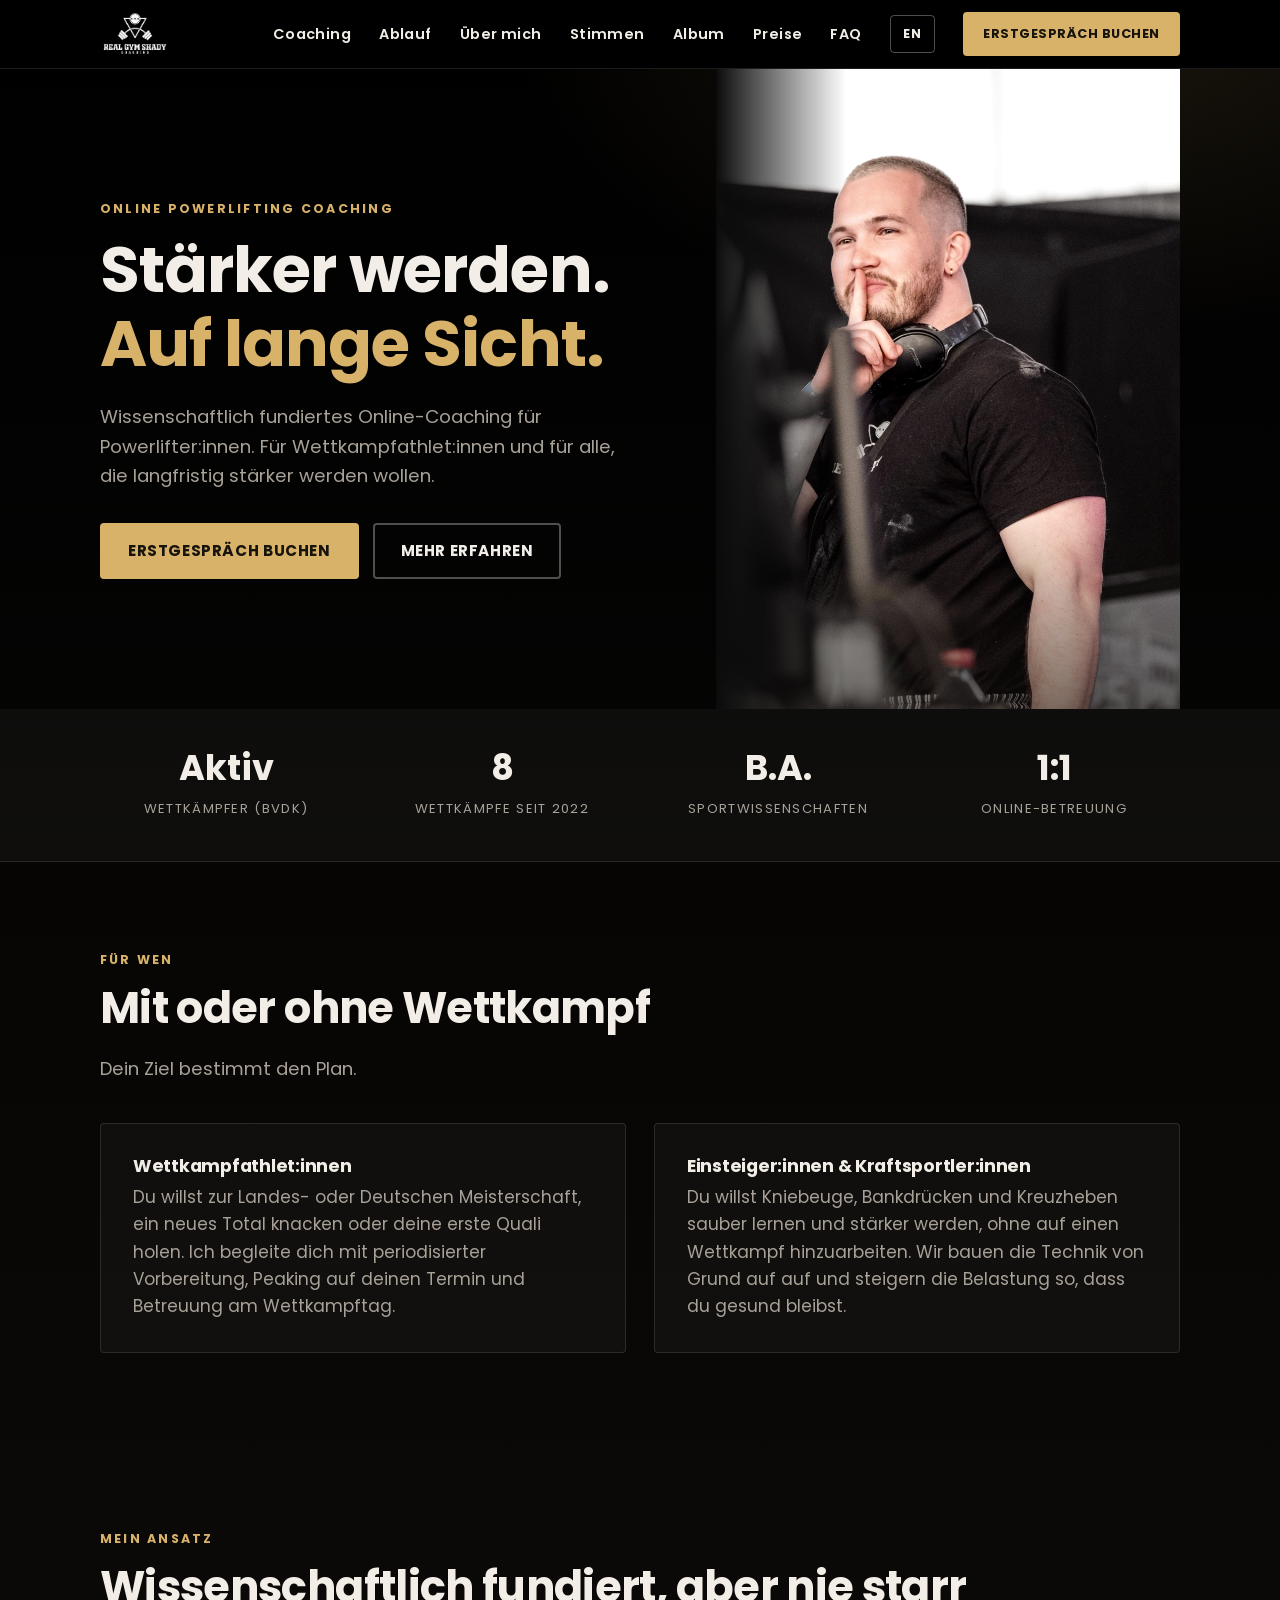
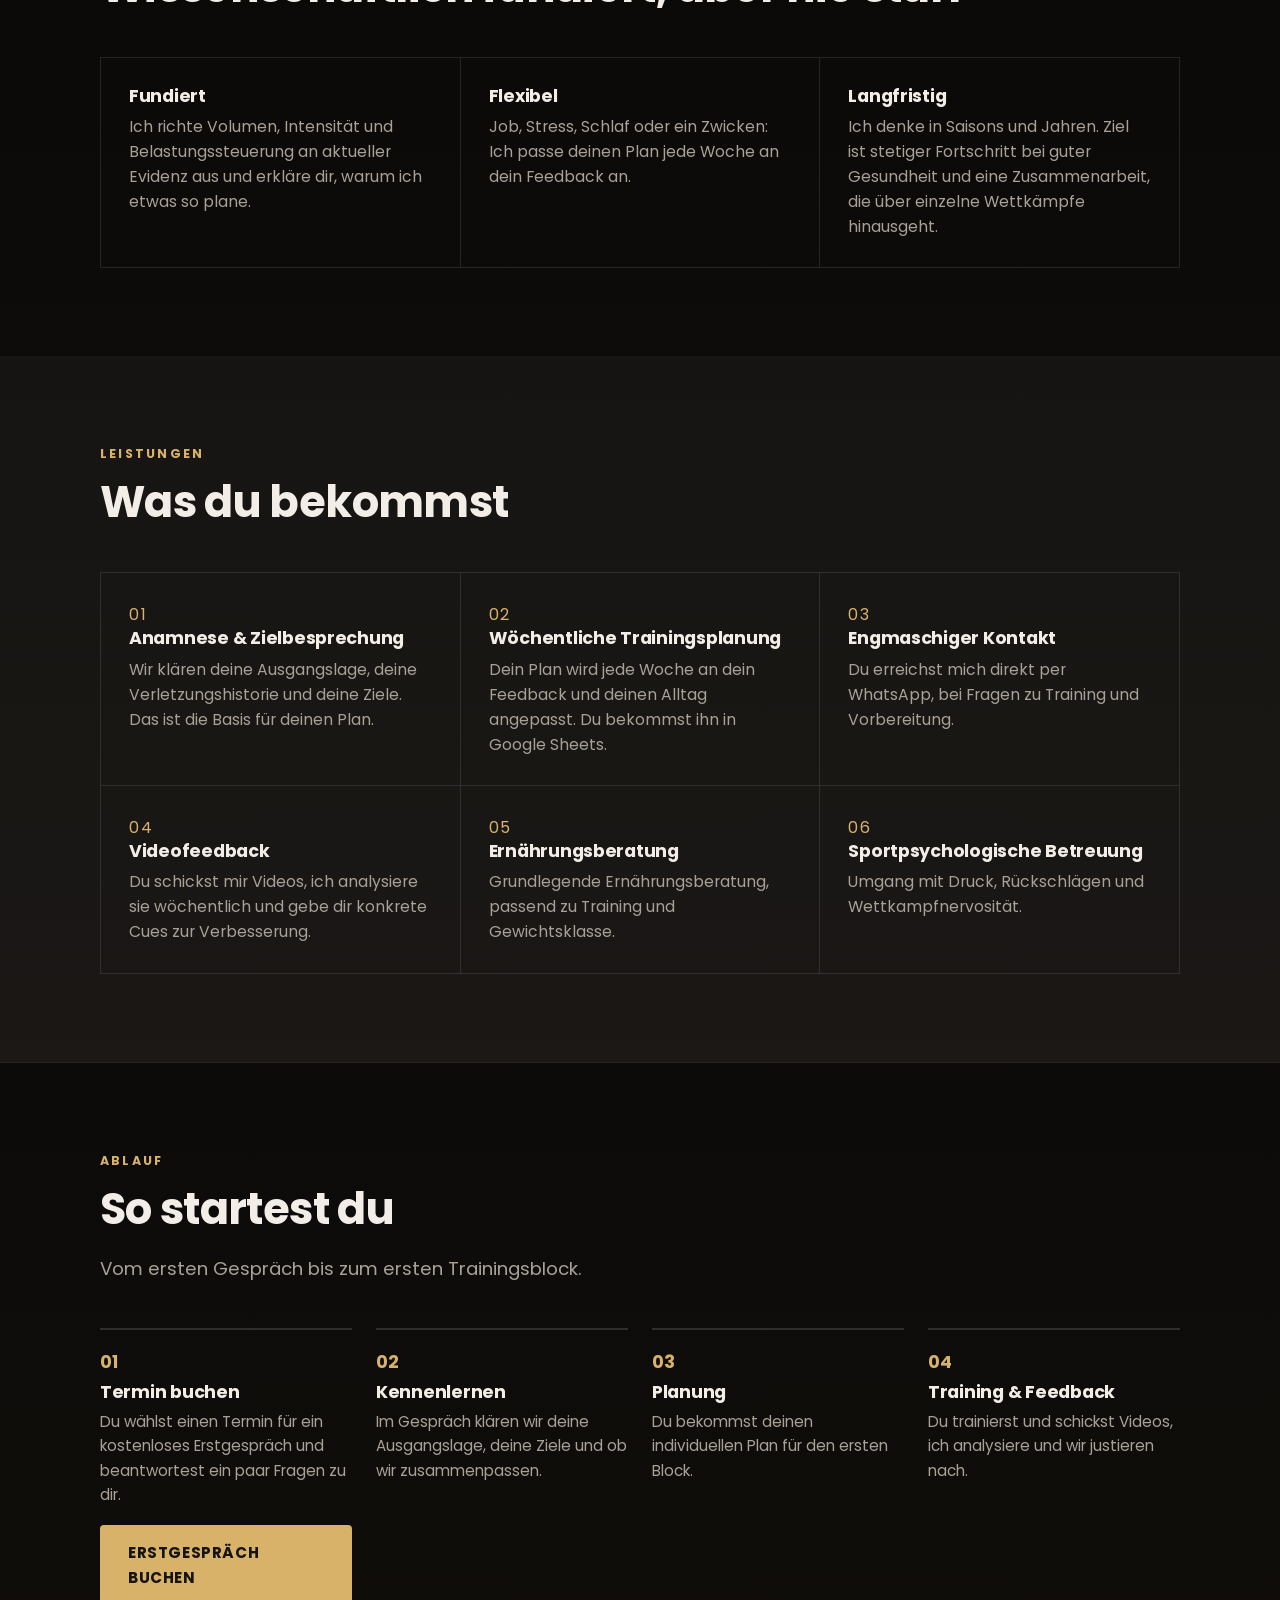
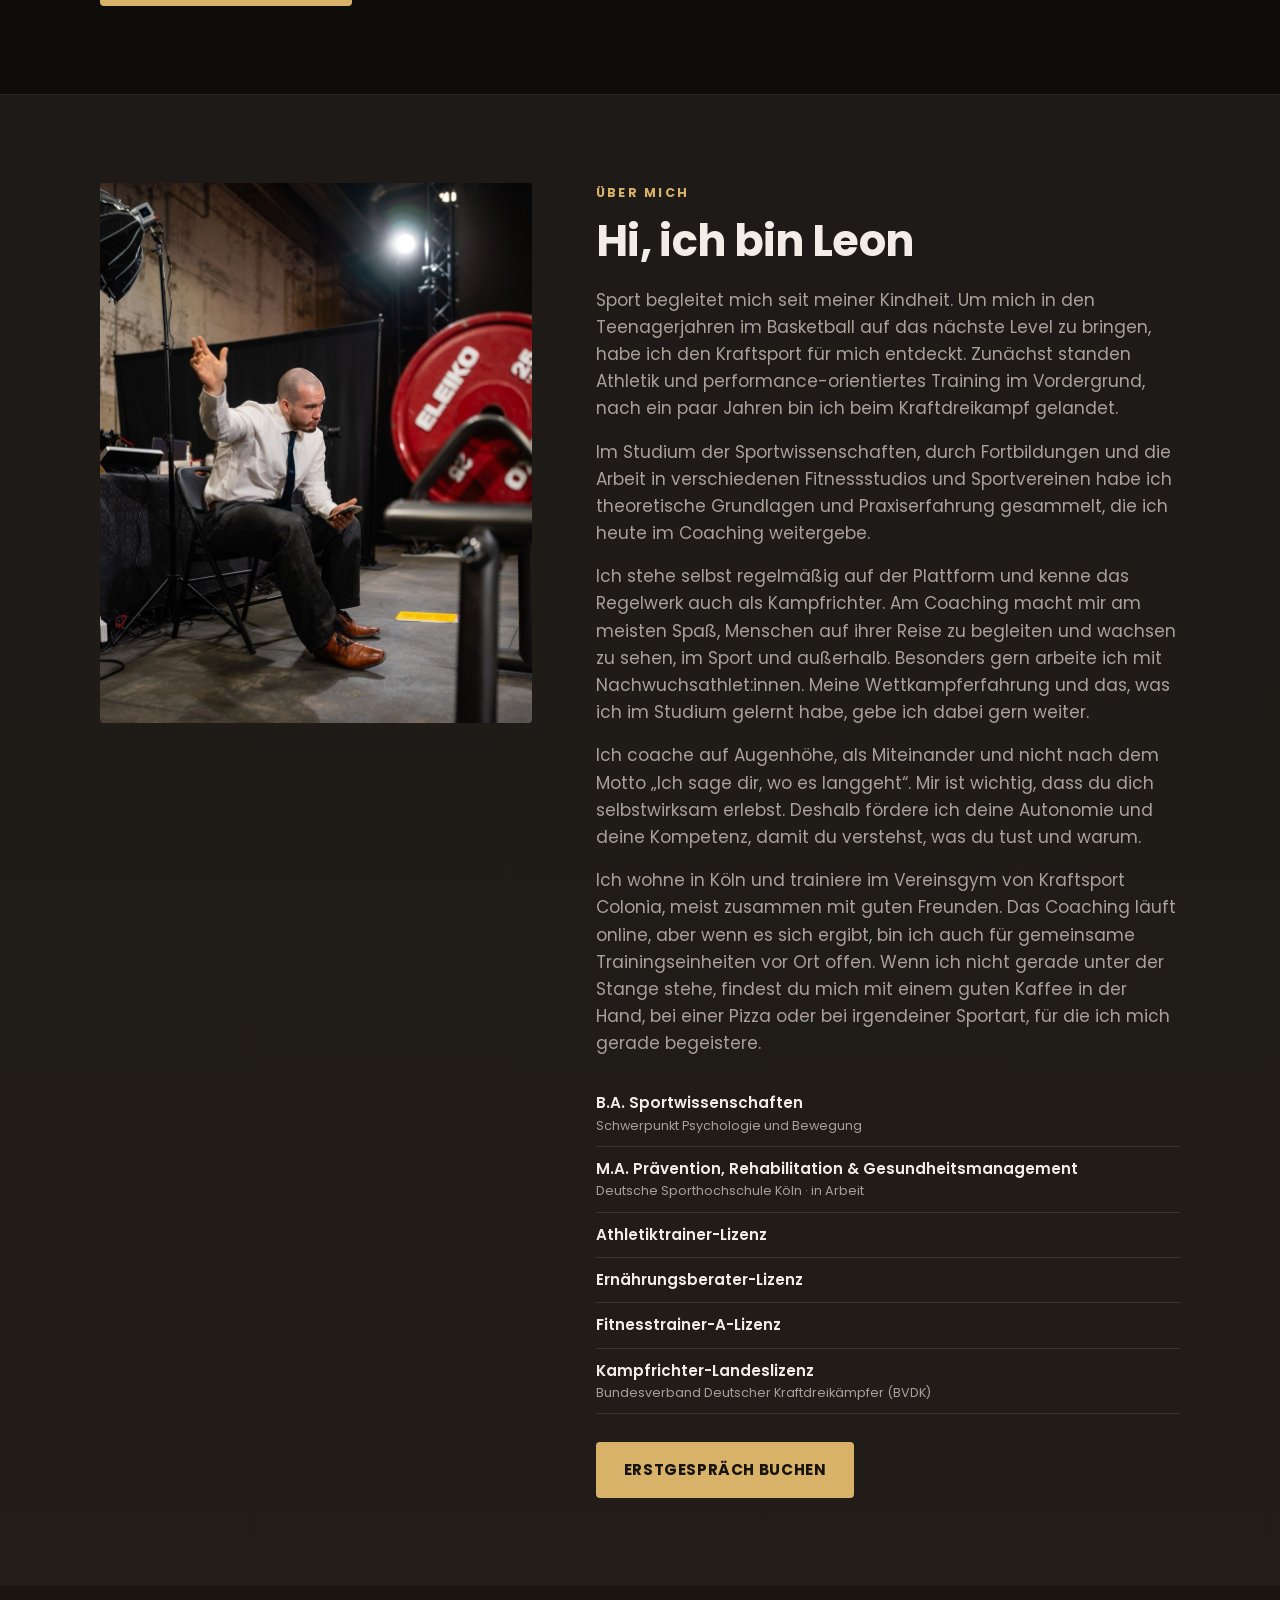
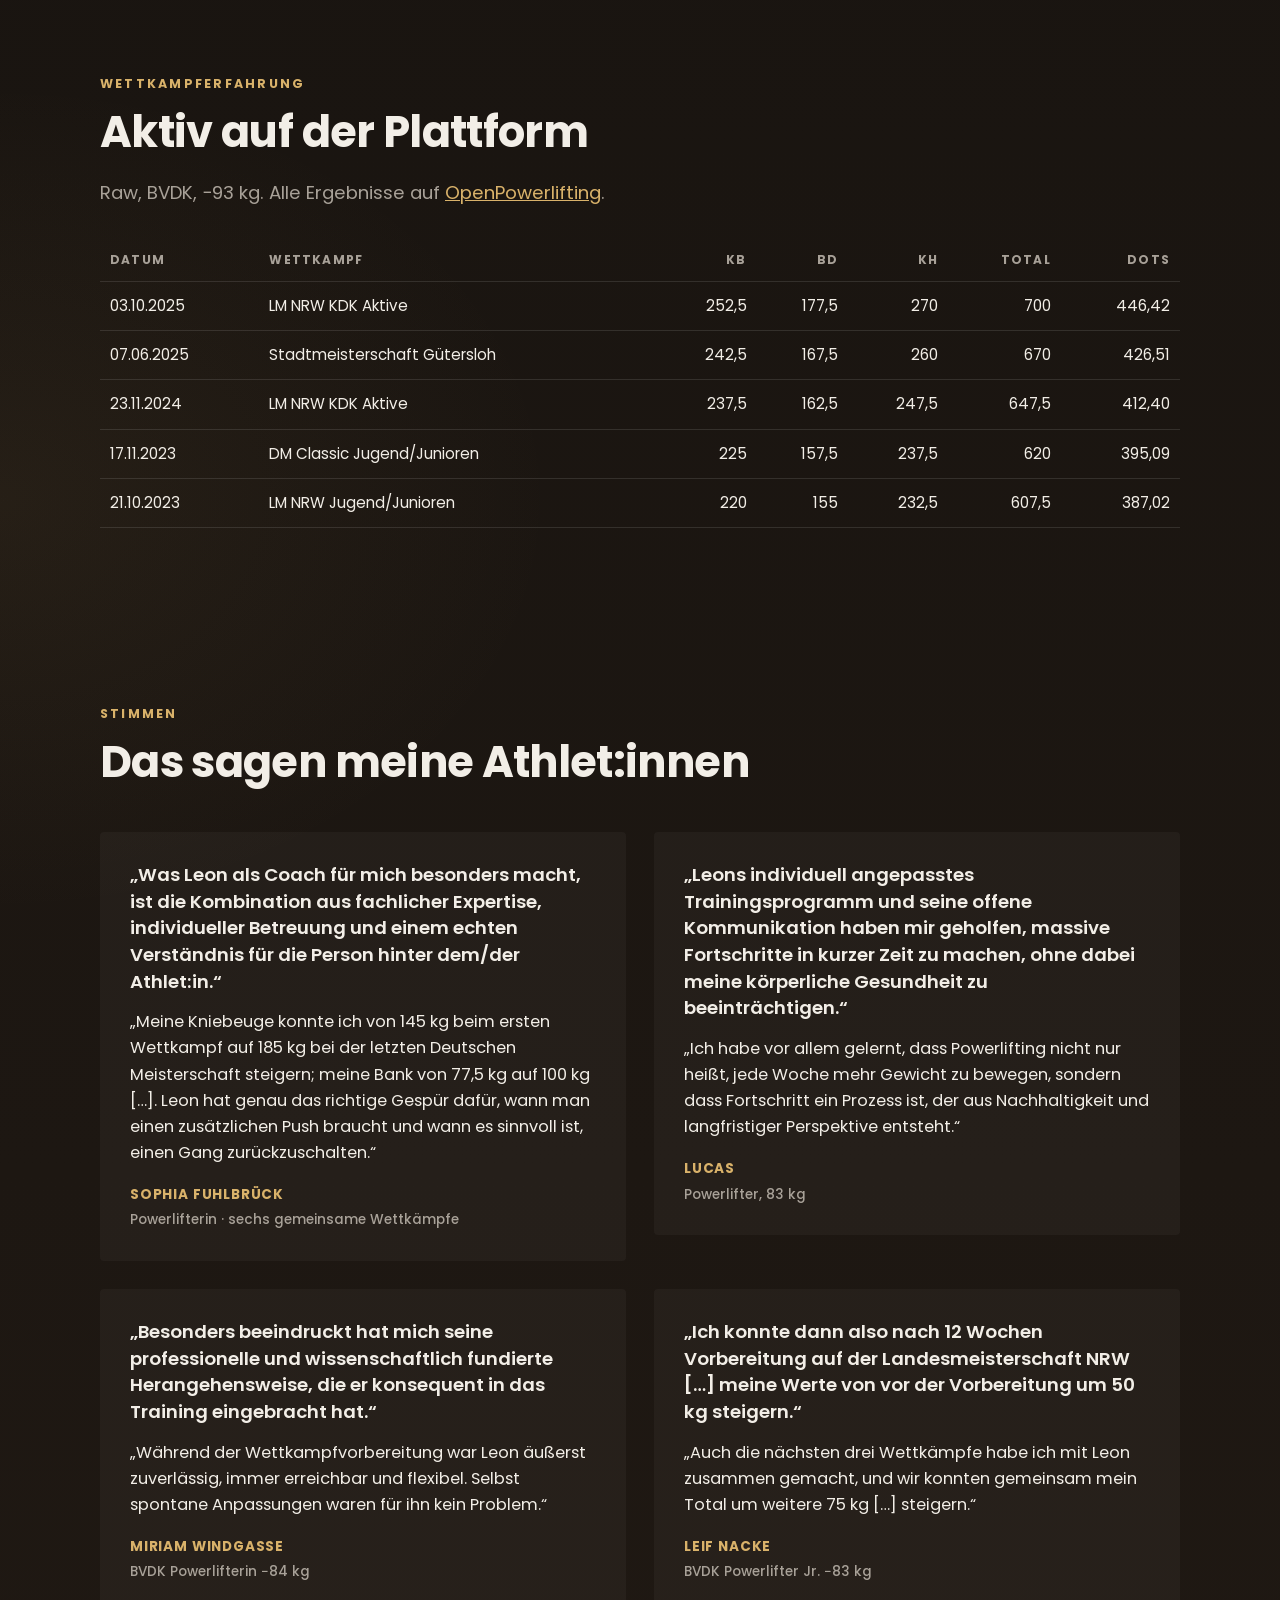
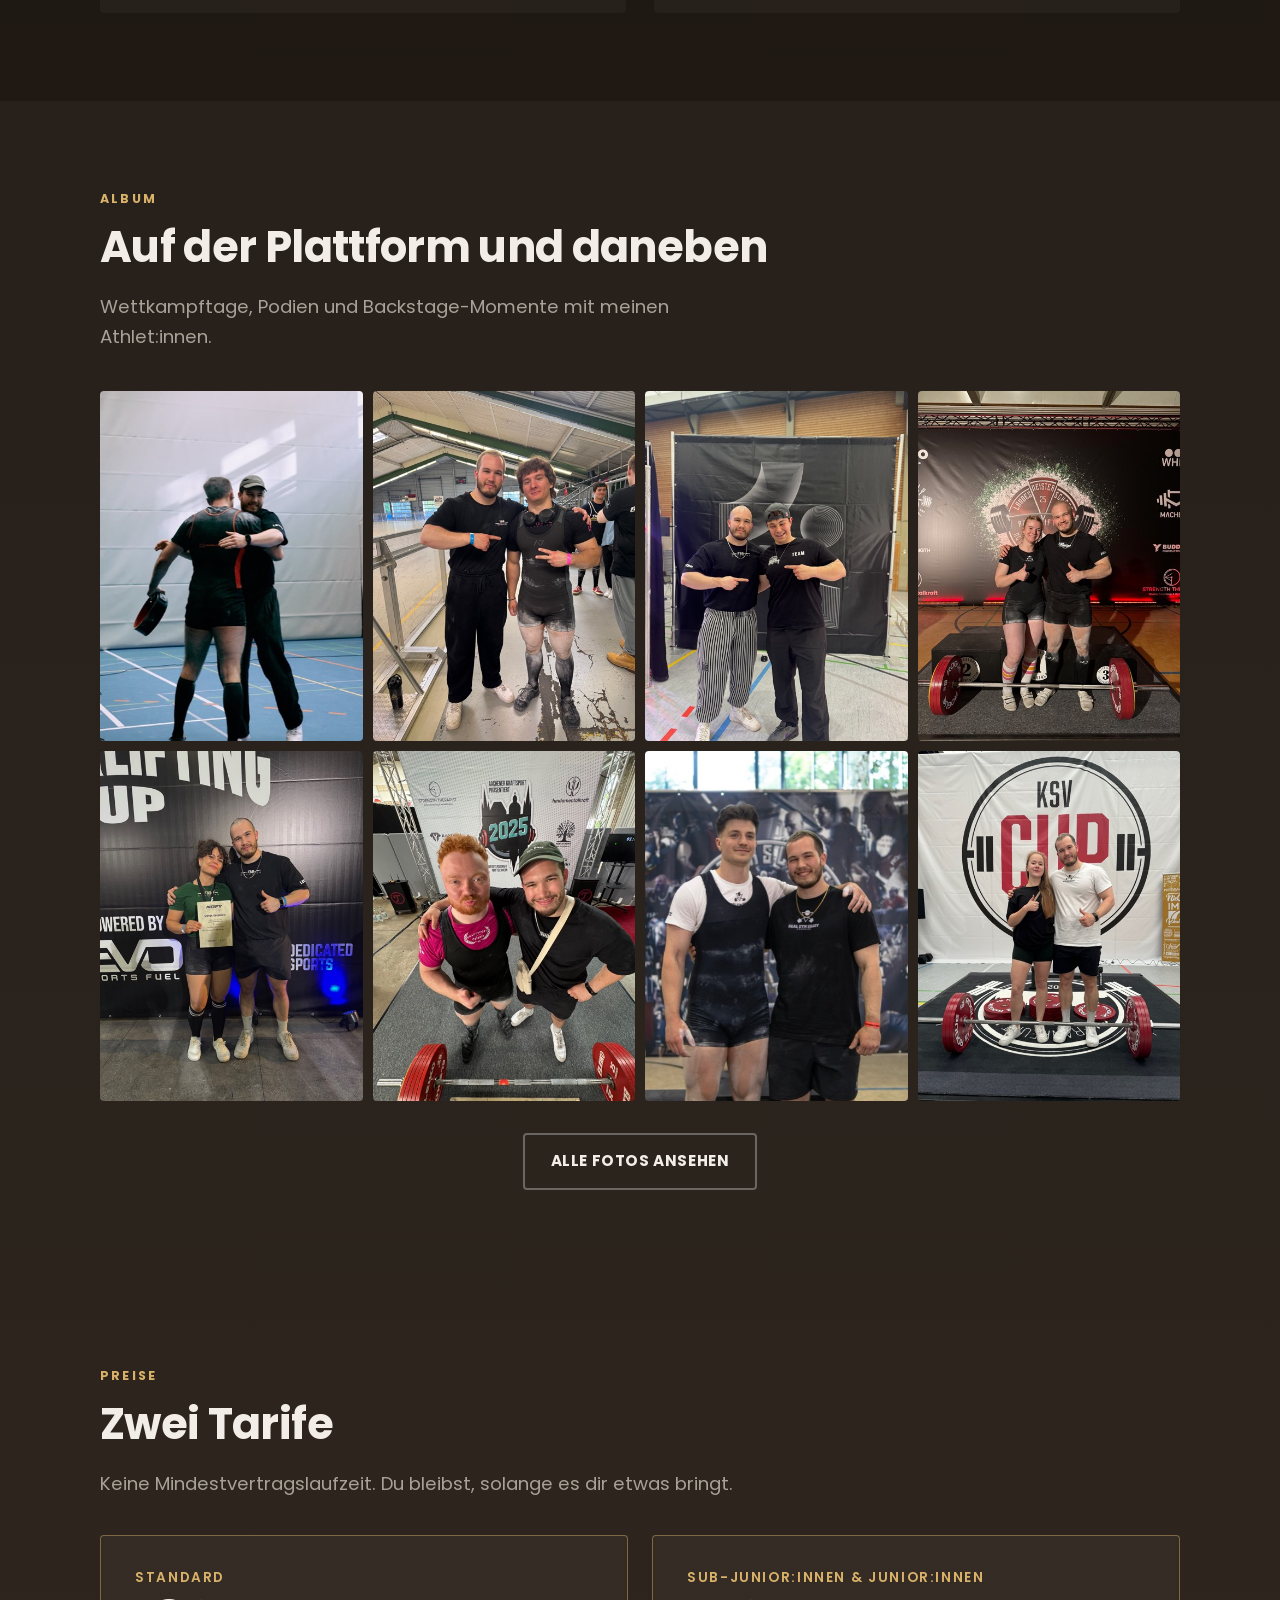
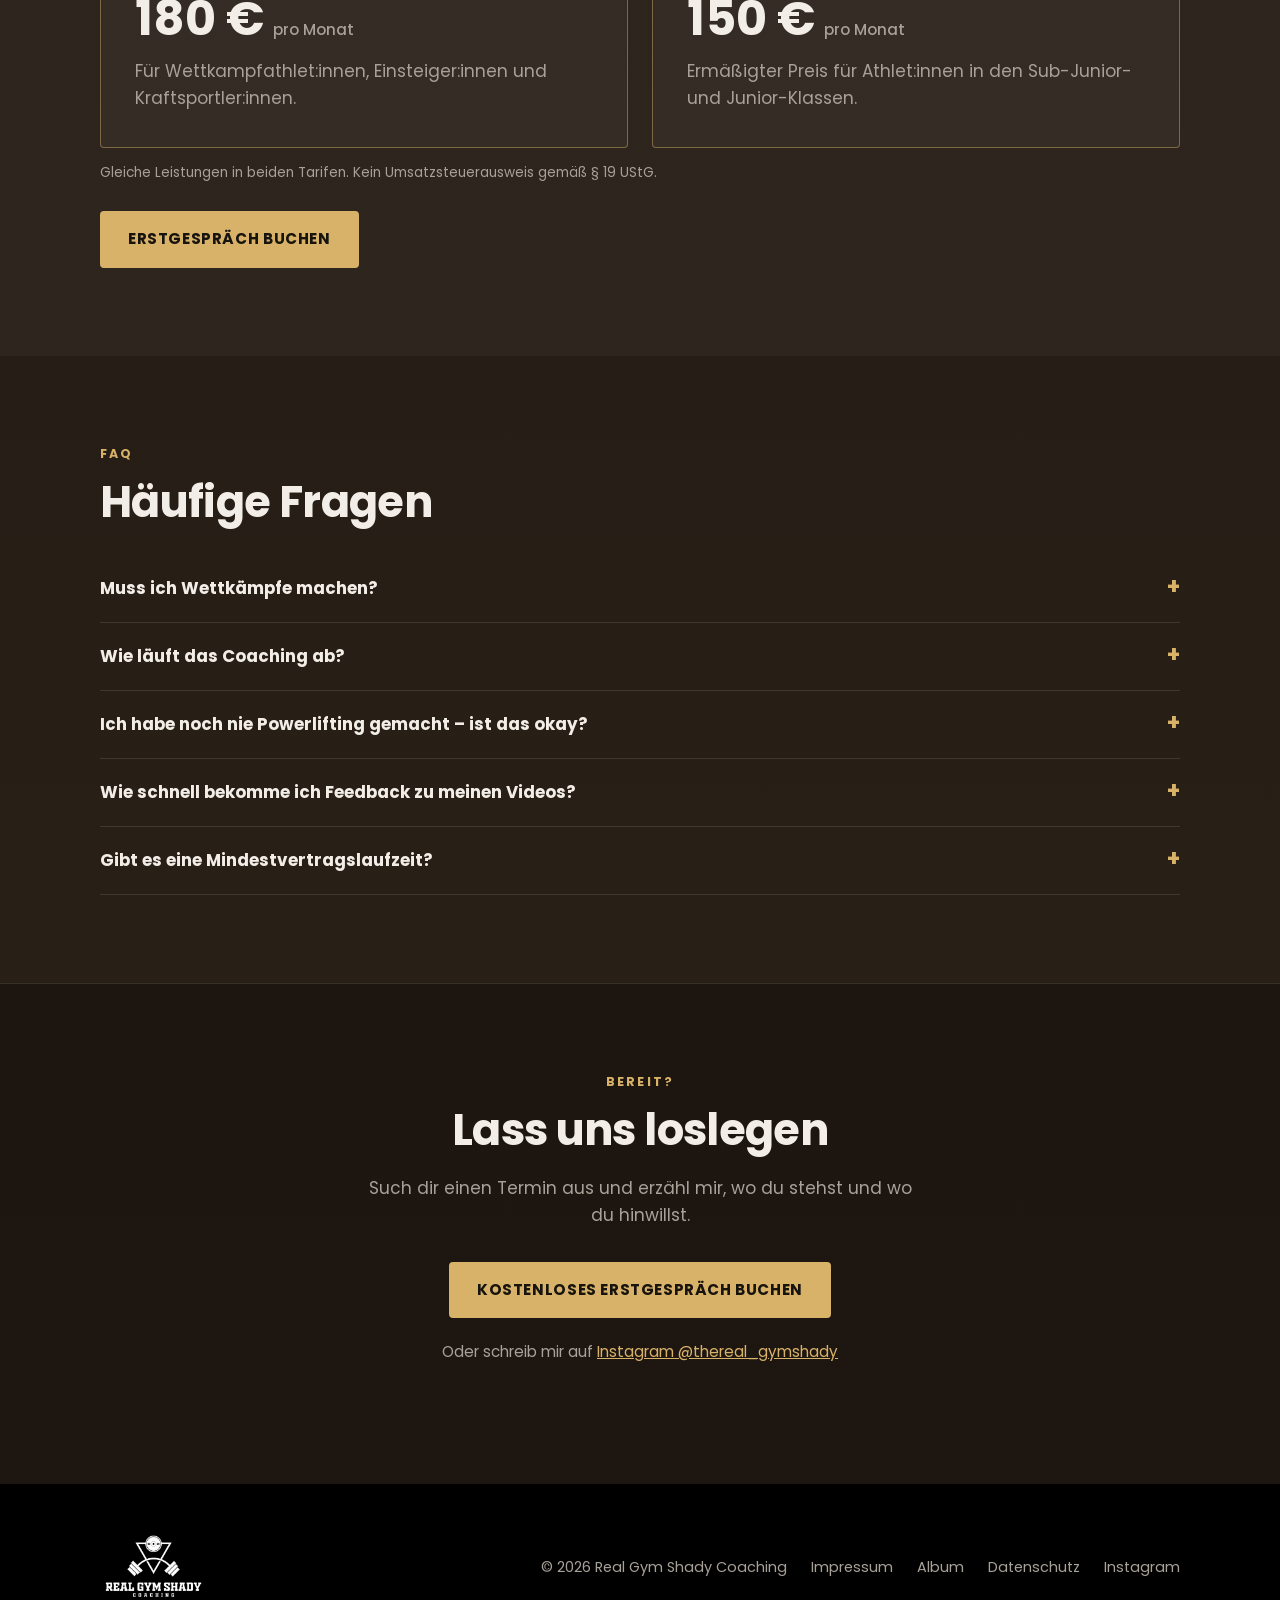
<file: index.html>
<!doctype html>
<html lang="de">
<head>
<meta charset="utf-8">
<meta name="viewport" content="width=device-width, initial-scale=1">
<title>Online Powerlifting Coaching | Real Gym Shady Coaching – Leon Trillmich</title>
<meta name="description" content="Wissenschaftlich fundiertes Online Powerlifting Coaching für Wettkampfathlet:innen und Einsteiger:innen. Individuell, flexibel, ohne Mindestvertragslaufzeit.">
<meta name="author" content="Leon Trillmich">
<meta name="theme-color" content="#000000">
<link rel="canonical" href="https://realgymshady.de/">
<meta property="og:type" content="website">
<meta property="og:locale" content="de_DE">
<meta property="og:site_name" content="Real Gym Shady Coaching">
<meta property="og:title" content="Online Powerlifting Coaching | Real Gym Shady Coaching">
<meta property="og:description" content="Wissenschaftlich fundiert, flexibel und auf langfristigen Fortschritt ausgelegt – Online Powerlifting Coaching.">
<meta property="og:url" content="https://realgymshady.de/">
<meta property="og:image" content="https://realgymshady.de/img/leon-hero.jpg">
<meta name="twitter:card" content="summary_large_image">
<link rel="icon" href="img/logo-dark.png">
<script type="application/ld+json">
{
  "@context": "https://schema.org",
  "@type": "ProfessionalService",
  "name": "Real Gym Shady Coaching",
  "description": "Wissenschaftlich fundiertes Online Powerlifting Coaching für Wettkampfathlet:innen und Einsteiger:innen.",
  "priceRange": "150–180 EUR pro Monat",
  "makesOffer": [
    {"@type": "Offer", "name": "Online Powerlifting Coaching", "price": "180", "priceCurrency": "EUR"},
    {"@type": "Offer", "name": "Online Powerlifting Coaching (Sub-Junior:innen und Junior:innen)", "price": "150", "priceCurrency": "EUR"}
  ],
  "url": "https://realgymshady.de/",
  "image": "https://realgymshady.de/img/leon-hero.jpg",
  "email": "lptrillmich@gmail.com",
  "address": {"@type": "PostalAddress", "streetAddress": "Kalker Hauptstr. 38", "postalCode": "51103", "addressLocality": "Köln", "addressCountry": "DE"},
  "areaServed": ["DE", "AT", "CH"],
  "knowsLanguage": ["de", "en"],
  "founder": {
    "@type": "Person",
    "name": "Leon Trillmich",
    "jobTitle": "Powerlifting Coach",
    "sameAs": ["https://www.instagram.com/thereal_gymshady/", "https://www.openpowerlifting.org/u/leontrillmich"]
  },
  "sameAs": ["https://www.instagram.com/thereal_gymshady/"]
}
</script>
<link rel="preload" href="fonts/poppins-400.woff2" as="font" type="font/woff2" crossorigin>
<link rel="preload" href="fonts/poppins-700.woff2" as="font" type="font/woff2" crossorigin>
<link rel="stylesheet" href="style.css">
</head>
<body>

<header class="site">
  <div class="wrap">
    <a href="#top"><img class="logo" src="img/logo-light.png" alt="Real Gym Shady Coaching"></a>
    <nav>
      <ul>
        <li><a href="#coaching">Coaching</a></li>
        <li><a href="#ablauf">Ablauf</a></li>
        <li><a href="#ueber-mich">Über mich</a></li>
        <li><a href="#stimmen">Stimmen</a></li>
        <li><a href="album.html">Album</a></li>
        <li><a href="#preise">Preise</a></li>
        <li><a href="#faq">FAQ</a></li>
        <li class="keep"><button type="button" class="lang" aria-label="Switch to English">EN</button></li>
        <li class="keep"><a class="btn" href="https://calendly.com/lptrillmich/kostenloses-erstgesprach" rel="noopener">Erstgespräch buchen</a></li>
      </ul>
    </nav>
  </div>
</header>

<main id="top">
<section class="hero">
  <div class="wrap">
    <div class="hero-text">
      <span class="eyebrow">Online Powerlifting Coaching</span>
      <h1>Stärker werden.<br><span>Auf lange Sicht.</span></h1>
      <p>Wissenschaftlich fundiertes Online-Coaching für Powerlifter:innen. Für Wettkampfathlet:innen und für alle, die langfristig stärker werden wollen.</p>
      <div class="cta-row">
        <a class="btn on-dark" href="https://calendly.com/lptrillmich/kostenloses-erstgesprach" rel="noopener">Erstgespräch buchen</a>
        <a class="btn ghost" href="#coaching">Mehr erfahren</a>
      </div>
    </div>
    <div class="hero-photo">
      <img src="img/leon-hero.jpg" alt="Leon, Coach bei Real Gym Shady Coaching, hält den Zeigefinger vor den Mund" fetchpriority="high">
    </div>
  </div>
</section>
<div class="stats">
  <div class="wrap">
    <div class="stat"><b>Aktiv</b><span>Wettkämpfer (BVDK)</span></div>
    <div class="stat"><b>8</b><span>Wettkämpfe seit 2022</span></div>
    <div class="stat"><b>B.A.</b><span>Sportwissenschaften</span></div>
    <div class="stat"><b>1:1</b><span>Online-Betreuung</span></div>
  </div>
</div>

<section id="coaching">
  <div class="wrap">
    <span class="eyebrow">Für wen</span>
    <h2>Mit oder ohne Wettkampf</h2>
    <p class="lead">Dein Ziel bestimmt den Plan.</p>
    <div class="cols">
      <div class="card">
        <h3>Wettkampfathlet:innen</h3>
        <p style="color:var(--ink-soft)">Du willst zur Landes- oder Deutschen Meisterschaft, ein neues Total knacken oder deine erste Quali holen. Ich begleite dich mit periodisierter Vorbereitung, Peaking auf deinen Termin und Betreuung am Wettkampftag.</p>
      </div>
      <div class="card">
        <h3>Einsteiger:innen &amp; Kraftsportler:innen</h3>
        <p style="color:var(--ink-soft)">Du willst Kniebeuge, Bankdrücken und Kreuzheben sauber lernen und stärker werden, ohne auf einen Wettkampf hinzuarbeiten. Wir bauen die Technik von Grund auf auf und steigern die Belastung so, dass du gesund bleibst.</p>
      </div>
    </div>
  </div>
</section>

<section id="ansatz">
  <div class="wrap">
    <span class="eyebrow">Mein Ansatz</span>
    <h2>Wissenschaftlich fundiert, aber nie starr</h2>
    <div class="features">
      <div class="feature"><h3>Fundiert</h3><p>Ich richte Volumen, Intensität und Belastungssteuerung an aktueller Evidenz aus und erkläre dir, warum ich etwas so plane.</p></div>
      <div class="feature"><h3>Flexibel</h3><p>Job, Stress, Schlaf oder ein Zwicken: Ich passe deinen Plan jede Woche an dein Feedback an.</p></div>
      <div class="feature"><h3>Langfristig</h3><p>Ich denke in Saisons und Jahren. Ziel ist stetiger Fortschritt bei guter Gesundheit und eine Zusammenarbeit, die über einzelne Wettkämpfe hinausgeht.</p></div>
    </div>
  </div>
</section>

<section style="background:var(--bg-soft)">
  <div class="wrap">
    <span class="eyebrow">Leistungen</span>
    <h2>Was du bekommst</h2>
    <div class="features">
      <div class="feature"><span class="n">01</span><h3>Anamnese &amp; Zielbesprechung</h3><p>Wir klären deine Ausgangslage, deine Verletzungshistorie und deine Ziele. Das ist die Basis für deinen Plan.</p></div>
      <div class="feature"><span class="n">02</span><h3>Wöchentliche Trainingsplanung</h3><p>Dein Plan wird jede Woche an dein Feedback und deinen Alltag angepasst. Du bekommst ihn in Google Sheets.</p></div>
      <div class="feature"><span class="n">03</span><h3>Engmaschiger Kontakt</h3><p>Du erreichst mich direkt per WhatsApp, bei Fragen zu Training und Vorbereitung.</p></div>
      <div class="feature"><span class="n">04</span><h3>Videofeedback</h3><p>Du schickst mir Videos, ich analysiere sie wöchentlich und gebe dir konkrete Cues zur Verbesserung.</p></div>
      <div class="feature"><span class="n">05</span><h3>Ernährungsberatung</h3><p>Grundlegende Ernährungsberatung, passend zu Training und Gewichtsklasse.</p></div>
      <div class="feature"><span class="n">06</span><h3>Sportpsychologische Betreuung</h3><p>Umgang mit Druck, Rückschlägen und Wettkampfnervosität.</p></div>
    </div>
  </div>
</section>

<section class="steps" id="ablauf">
  <div class="wrap">
    <span class="eyebrow">Ablauf</span>
    <h2>So startest du</h2>
    <p class="lead">Vom ersten Gespräch bis zum ersten Trainingsblock.</p>
    <div class="step-list">
      <div class="step"><h3>Termin buchen</h3><p>Du wählst einen Termin für ein kostenloses Erstgespräch und beantwortest ein paar Fragen zu dir.</p><a class="btn" style="margin-top:18px" href="https://calendly.com/lptrillmich/kostenloses-erstgesprach" rel="noopener">Erstgespräch buchen</a></div>
      <div class="step"><h3>Kennenlernen</h3><p>Im Gespräch klären wir deine Ausgangslage, deine Ziele und ob wir zusammenpassen.</p></div>
      <div class="step"><h3>Planung</h3><p>Du bekommst deinen individuellen Plan für den ersten Block.</p></div>
      <div class="step"><h3>Training &amp; Feedback</h3><p>Du trainierst und schickst Videos, ich analysiere und wir justieren nach.</p></div>
    </div>
  </div>
</section>

<section class="about" id="ueber-mich">
  <div class="wrap">
    <img src="img/leon-coaching.jpg" alt="Leon beim Powerlifting-Wettkampf" loading="lazy">
    <div>
      <span class="eyebrow">Über mich</span>
      <h2>Hi, ich bin Leon</h2>
      <p>Sport begleitet mich seit meiner Kindheit. Um mich in den Teenagerjahren im Basketball auf das nächste Level zu bringen, habe ich den Kraftsport für mich entdeckt. Zunächst standen Athletik und performance-orientiertes Training im Vordergrund, nach ein paar Jahren bin ich beim Kraftdreikampf gelandet.</p>
      <p>Im Studium der Sportwissenschaften, durch Fortbildungen und die Arbeit in verschiedenen Fitnessstudios und Sportvereinen habe ich theoretische Grundlagen und Praxiserfahrung gesammelt, die ich heute im Coaching weitergebe.</p>
      <p>Ich stehe selbst regelmäßig auf der Plattform und kenne das Regelwerk auch als Kampfrichter. Am Coaching macht mir am meisten Spaß, Menschen auf ihrer Reise zu begleiten und wachsen zu sehen, im Sport und außerhalb. Besonders gern arbeite ich mit Nachwuchsathlet:innen. Meine Wettkampferfahrung und das, was ich im Studium gelernt habe, gebe ich dabei gern weiter.</p>
      <p>Ich coache auf Augenhöhe, als Miteinander und nicht nach dem Motto „Ich sage dir, wo es langgeht“. Mir ist wichtig, dass du dich selbstwirksam erlebst. Deshalb fördere ich deine Autonomie und deine Kompetenz, damit du verstehst, was du tust und warum.</p>
      <p>Ich wohne in Köln und trainiere im Vereinsgym von Kraftsport Colonia, meist zusammen mit guten Freunden. Das Coaching läuft online, aber wenn es sich ergibt, bin ich auch für gemeinsame Trainingseinheiten vor Ort offen. Wenn ich nicht gerade unter der Stange stehe, findest du mich mit einem guten Kaffee in der Hand, bei einer Pizza oder bei irgendeiner Sportart, für die ich mich gerade begeistere.</p>
      <ul class="quals">
        <li>B.A. Sportwissenschaften <small>Schwerpunkt Psychologie und Bewegung</small></li>
        <li>M.A. Prävention, Rehabilitation &amp; Gesundheitsmanagement <small>Deutsche Sporthochschule Köln · in Arbeit</small></li>
        <li>Athletiktrainer-Lizenz</li>
        <li>Ernährungsberater-Lizenz</li>
        <li>Fitnesstrainer-A-Lizenz</li>
        <li>Kampfrichter-Landeslizenz <small>Bundesverband Deutscher Kraftdreikämpfer (BVDK)</small></li>
      </ul>
      <a class="btn" href="https://calendly.com/lptrillmich/kostenloses-erstgesprach" rel="noopener">Erstgespräch buchen</a>
    </div>
  </div>
</section>

<section>
  <div class="wrap">
    <span class="eyebrow">Wettkampferfahrung</span>
    <h2>Aktiv auf der Plattform</h2>
    <p class="lead">Raw, BVDK, −93 kg. Alle Ergebnisse auf <a href="https://www.openpowerlifting.org/u/leontrillmich" rel="noopener">OpenPowerlifting</a>.</p>
    <div class="table-scroll">
      <table>
        <thead><tr><th>Datum</th><th>Wettkampf</th><th class="num">KB</th><th class="num">BD</th><th class="num">KH</th><th class="num">Total</th><th class="num">DOTS</th></tr></thead>
        <tbody>
          <tr><td>03.10.2025</td><td>LM NRW KDK Aktive</td><td class="num">252,5</td><td class="num">177,5</td><td class="num">270</td><td class="num">700</td><td class="num">446,42</td></tr>
          <tr><td>07.06.2025</td><td>Stadtmeisterschaft Gütersloh</td><td class="num">242,5</td><td class="num">167,5</td><td class="num">260</td><td class="num">670</td><td class="num">426,51</td></tr>
          <tr><td>23.11.2024</td><td>LM NRW KDK Aktive</td><td class="num">237,5</td><td class="num">162,5</td><td class="num">247,5</td><td class="num">647,5</td><td class="num">412,40</td></tr>
          <tr><td>17.11.2023</td><td>DM Classic Jugend/Junioren</td><td class="num">225</td><td class="num">157,5</td><td class="num">237,5</td><td class="num">620</td><td class="num">395,09</td></tr>
          <tr><td>21.10.2023</td><td>LM NRW Jugend/Junioren</td><td class="num">220</td><td class="num">155</td><td class="num">232,5</td><td class="num">607,5</td><td class="num">387,02</td></tr>
        </tbody>
      </table>
    </div>
  </div>
</section>

<section id="stimmen">
  <div class="wrap">
    <span class="eyebrow">Stimmen</span>
    <h2>Das sagen meine Athlet:innen</h2>
    <p class="note en-only">Testimonials translated from German.</p>
    <div class="tgrid">

      <blockquote class="quote">
        <p class="big">„Was Leon als Coach für mich besonders macht, ist die Kombination aus fachlicher Expertise, individueller Betreuung und einem echten Verständnis für die Person hinter dem/der Athlet:in.“</p>
        <p>„Meine Kniebeuge konnte ich von 145 kg beim ersten Wettkampf auf 185 kg bei der letzten Deutschen Meisterschaft steigern; meine Bank von 77,5 kg auf 100 kg […]. Leon hat genau das richtige Gespür dafür, wann man einen zusätzlichen Push braucht und wann es sinnvoll ist, einen Gang zurückzuschalten.“</p>
        <cite>Sophia Fuhlbrück<span>Powerlifterin · sechs gemeinsame Wettkämpfe</span></cite>
      </blockquote>

      <blockquote class="quote">
        <p class="big">„Leons individuell angepasstes Trainingsprogramm und seine offene Kommunikation haben mir geholfen, massive Fortschritte in kurzer Zeit zu machen, ohne dabei meine körperliche Gesundheit zu beeinträchtigen.“</p>
        <p>„Ich habe vor allem gelernt, dass Powerlifting nicht nur heißt, jede Woche mehr Gewicht zu bewegen, sondern dass Fortschritt ein Prozess ist, der aus Nachhaltigkeit und langfristiger Perspektive entsteht.“</p>
        <cite>Lucas<span>Powerlifter, 83 kg</span></cite>
      </blockquote>

      <blockquote class="quote">
        <p class="big">„Besonders beeindruckt hat mich seine professionelle und wissenschaftlich fundierte Herangehensweise, die er konsequent in das Training eingebracht hat.“</p>
        <p>„Während der Wettkampfvorbereitung war Leon äußerst zuverlässig, immer erreichbar und flexibel. Selbst spontane Anpassungen waren für ihn kein Problem.“</p>
        <cite>Miriam Windgasse<span>BVDK Powerlifterin −84 kg</span></cite>
      </blockquote>

      <blockquote class="quote">
        <p class="big">„Ich konnte dann also nach 12 Wochen Vorbereitung auf der Landesmeisterschaft NRW […] meine Werte von vor der Vorbereitung um 50 kg steigern.“</p>
        <p>„Auch die nächsten drei Wettkämpfe habe ich mit Leon zusammen gemacht, und wir konnten gemeinsam mein Total um weitere 75 kg […] steigern.“</p>
        <cite>Leif Nacke<span>BVDK Powerlifter Jr. −83 kg</span></cite>
      </blockquote>

    </div>
  </div>
</section>

<section id="album" style="background:var(--bg-soft)">
  <div class="wrap">
    <span class="eyebrow">Album</span>
    <h2>Auf der Plattform und daneben</h2>
    <p class="lead">Wettkampftage, Podien und Backstage-Momente mit meinen Athlet:innen.</p>
    <div class="album-grid">
      <a href="img/gallery/59.jpg" data-lb><img src="img/gallery/t/59.jpg" alt="Athlet:innen und Coach Leon beim Wettkampf" loading="lazy"></a>
      <a href="img/gallery/52.jpg" data-lb><img src="img/gallery/t/52.jpg" alt="Athlet:innen und Coach Leon beim Wettkampf" loading="lazy"></a>
      <a href="img/gallery/48.jpg" data-lb><img src="img/gallery/t/48.jpg" alt="Athlet:innen und Coach Leon beim Wettkampf" loading="lazy"></a>
      <a href="img/gallery/45.jpg" data-lb><img src="img/gallery/t/45.jpg" alt="Athlet:innen und Coach Leon beim Wettkampf" loading="lazy"></a>
      <a href="img/gallery/39.jpg" data-lb><img src="img/gallery/t/39.jpg" alt="Athlet:innen und Coach Leon beim Wettkampf" loading="lazy"></a>
      <a href="img/gallery/36.jpg" data-lb><img src="img/gallery/t/36.jpg" alt="Athlet:innen und Coach Leon beim Wettkampf" loading="lazy"></a>
      <a href="img/gallery/15.jpg" data-lb><img src="img/gallery/t/15.jpg" alt="Athlet:innen und Coach Leon beim Wettkampf" loading="lazy"></a>
      <a href="img/gallery/20.jpg" data-lb><img src="img/gallery/t/20.jpg" alt="Athlet:innen und Coach Leon beim Wettkampf" loading="lazy"></a>
    </div>
    <p class="album-more"><a class="btn ghost" href="album.html">Alle Fotos ansehen</a></p>
  </div>
</section>

<section style="background:var(--bg-soft)" id="preise">
  <div class="wrap">
    <span class="eyebrow">Preise</span>
    <h2>Zwei Tarife</h2>
    <p class="lead">Keine Mindestvertragslaufzeit. Du bleibst, solange es dir etwas bringt.</p>
    <div class="prices">
      <div class="price">
        <h3>Standard</h3>
        <div class="amount">180 €<small>pro Monat</small></div>
        <p>Für Wettkampfathlet:innen, Einsteiger:innen und Kraftsportler:innen.</p>
      </div>
      <div class="price">
        <h3>Sub-Junior:innen &amp; Junior:innen</h3>
        <div class="amount">150 €<small>pro Monat</small></div>
        <p>Ermäßigter Preis für Athlet:innen in den Sub-Junior- und Junior-Klassen.</p>
      </div>
    </div>
    <p class="note">Gleiche Leistungen in beiden Tarifen. Kein Umsatzsteuerausweis gemäß § 19 UStG.</p>
    <p style="margin-top:28px"><a class="btn" href="https://calendly.com/lptrillmich/kostenloses-erstgesprach" rel="noopener">Erstgespräch buchen</a></p>
  </div>
</section>

<section id="faq">
  <div class="wrap">
    <span class="eyebrow">FAQ</span>
    <h2>Häufige Fragen</h2>
    <div style="margin-top:28px">
      <details><summary>Muss ich Wettkämpfe machen?</summary><p>Nein. Ich betreue Wettkampfathlet:innen genauso wie Einsteiger:innen ohne Wettkampfambitionen. Dein Ziel bestimmt die Planung.</p></details>
      <details><summary>Wie läuft das Coaching ab?</summary><p>Alles online: Dein Training läuft über Google Sheets, wir schreiben per WhatsApp, und du schickst mir regelmäßig Videos für die Technikanalyse.</p></details>
      <details><summary>Ich habe noch nie Powerlifting gemacht – ist das okay?</summary><p>Kein Problem. Wir bauen die Technik in Kniebeuge, Bankdrücken und Kreuzheben gemeinsam auf und steigern die Belastung Schritt für Schritt.</p></details>
      <details><summary>Wie schnell bekomme ich Feedback zu meinen Videos?</summary><p>Ich analysiere deine Videos wöchentlich und gebe dir konkrete Technik-Cues.</p></details>
      <details><summary>Gibt es eine Mindestvertragslaufzeit?</summary><p>Nein, es gibt keine Mindestvertragslaufzeit. Ich möchte, dass du bleibst, weil es dir etwas bringt.</p></details>
    </div>
  </div>
</section>

<section class="cta">
  <div class="wrap">
    <span class="eyebrow">Bereit?</span>
    <h2>Lass uns loslegen</h2>
    <p>Such dir einen Termin aus und erzähl mir, wo du stehst und wo du hinwillst.</p>
    <a class="btn on-dark" href="https://calendly.com/lptrillmich/kostenloses-erstgesprach" rel="noopener">Kostenloses Erstgespräch buchen</a>
    <p class="alt">Oder schreib mir auf <a href="https://www.instagram.com/thereal_gymshady/" rel="noopener">Instagram @thereal_gymshady</a></p>
  </div>
</section>

</main>

<footer>
  <div class="wrap">
    <img src="img/logo-light.png" alt="Real Gym Shady Coaching">
    <div>
      © 2026 Real Gym Shady Coaching
      <a href="impressum.html">Impressum</a>
      <a href="album.html">Album</a>
      <a href="datenschutz.html">Datenschutz</a>
      <a href="https://www.instagram.com/thereal_gymshady/" rel="noopener">Instagram</a>
    </div>
  </div>
</footer>

<script src="lightbox.js"></script>
<script src="i18n.js"></script>
</body>
</html>
</file>
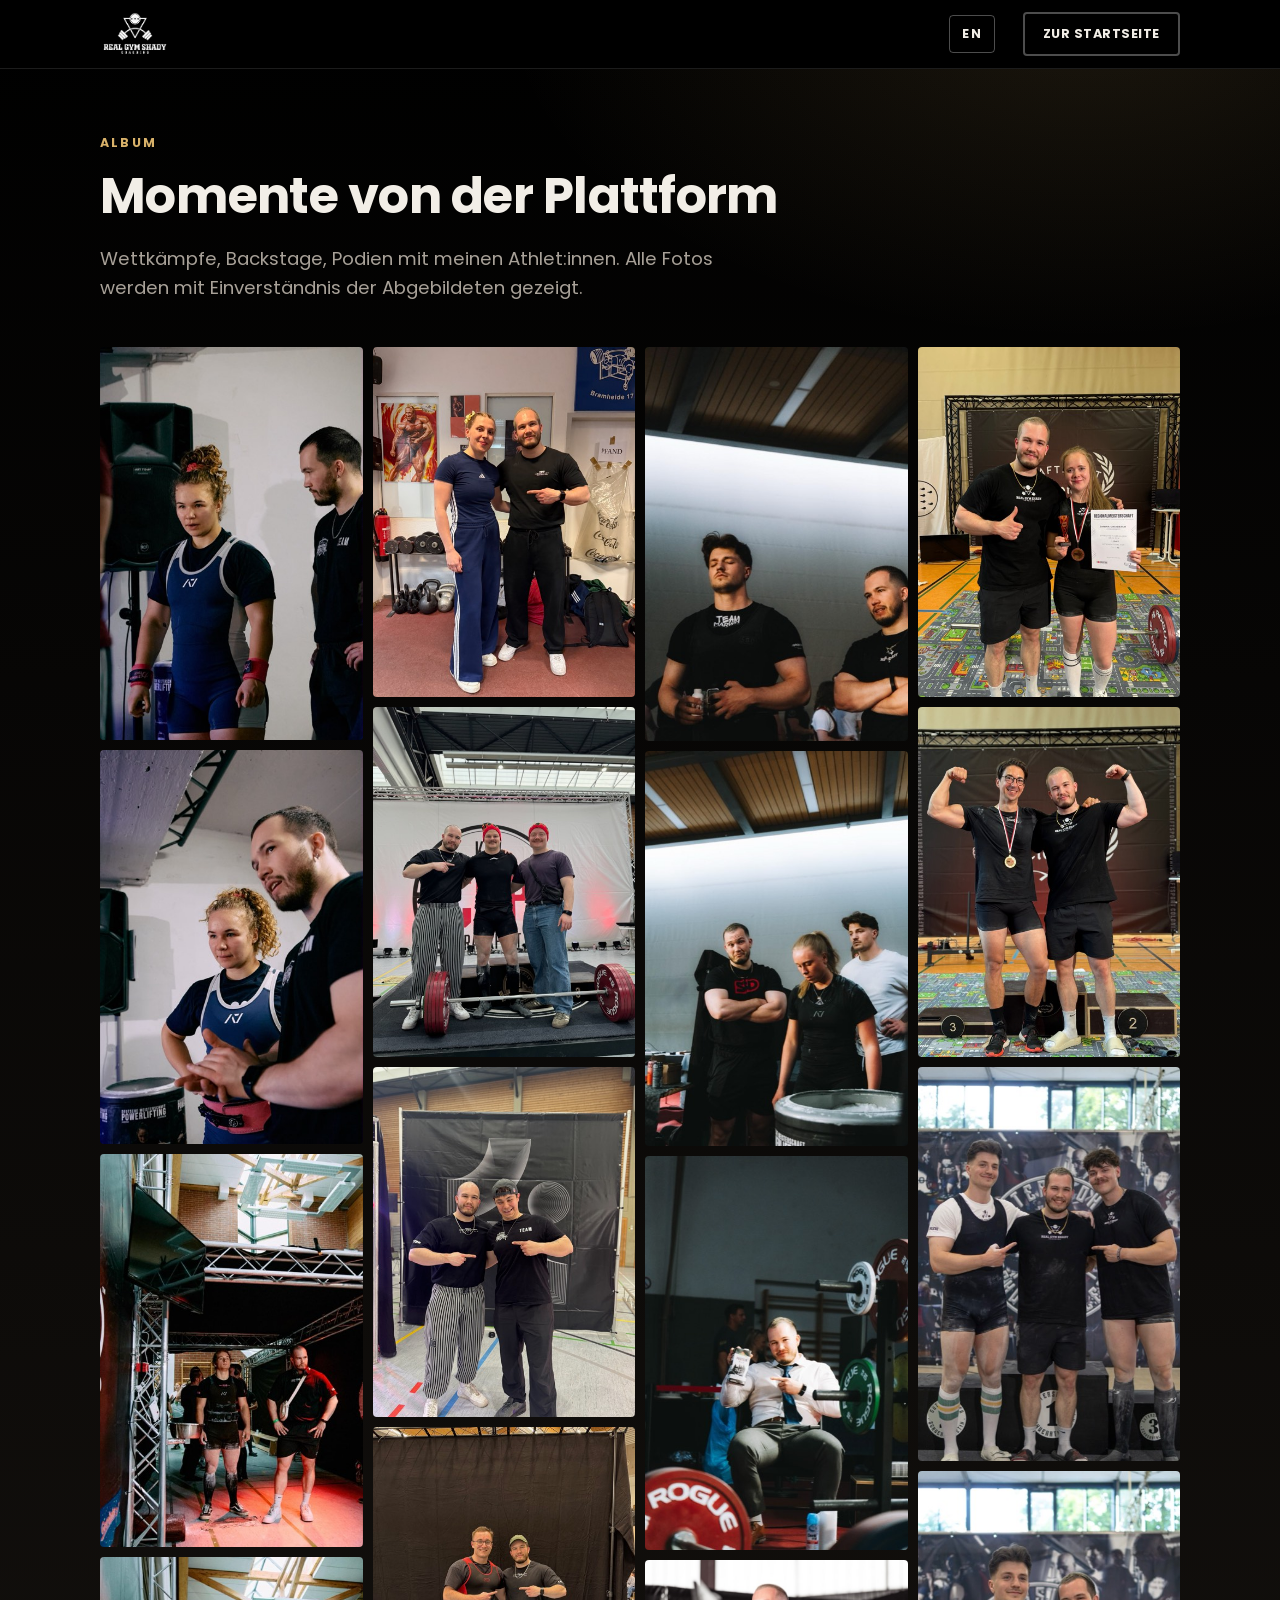
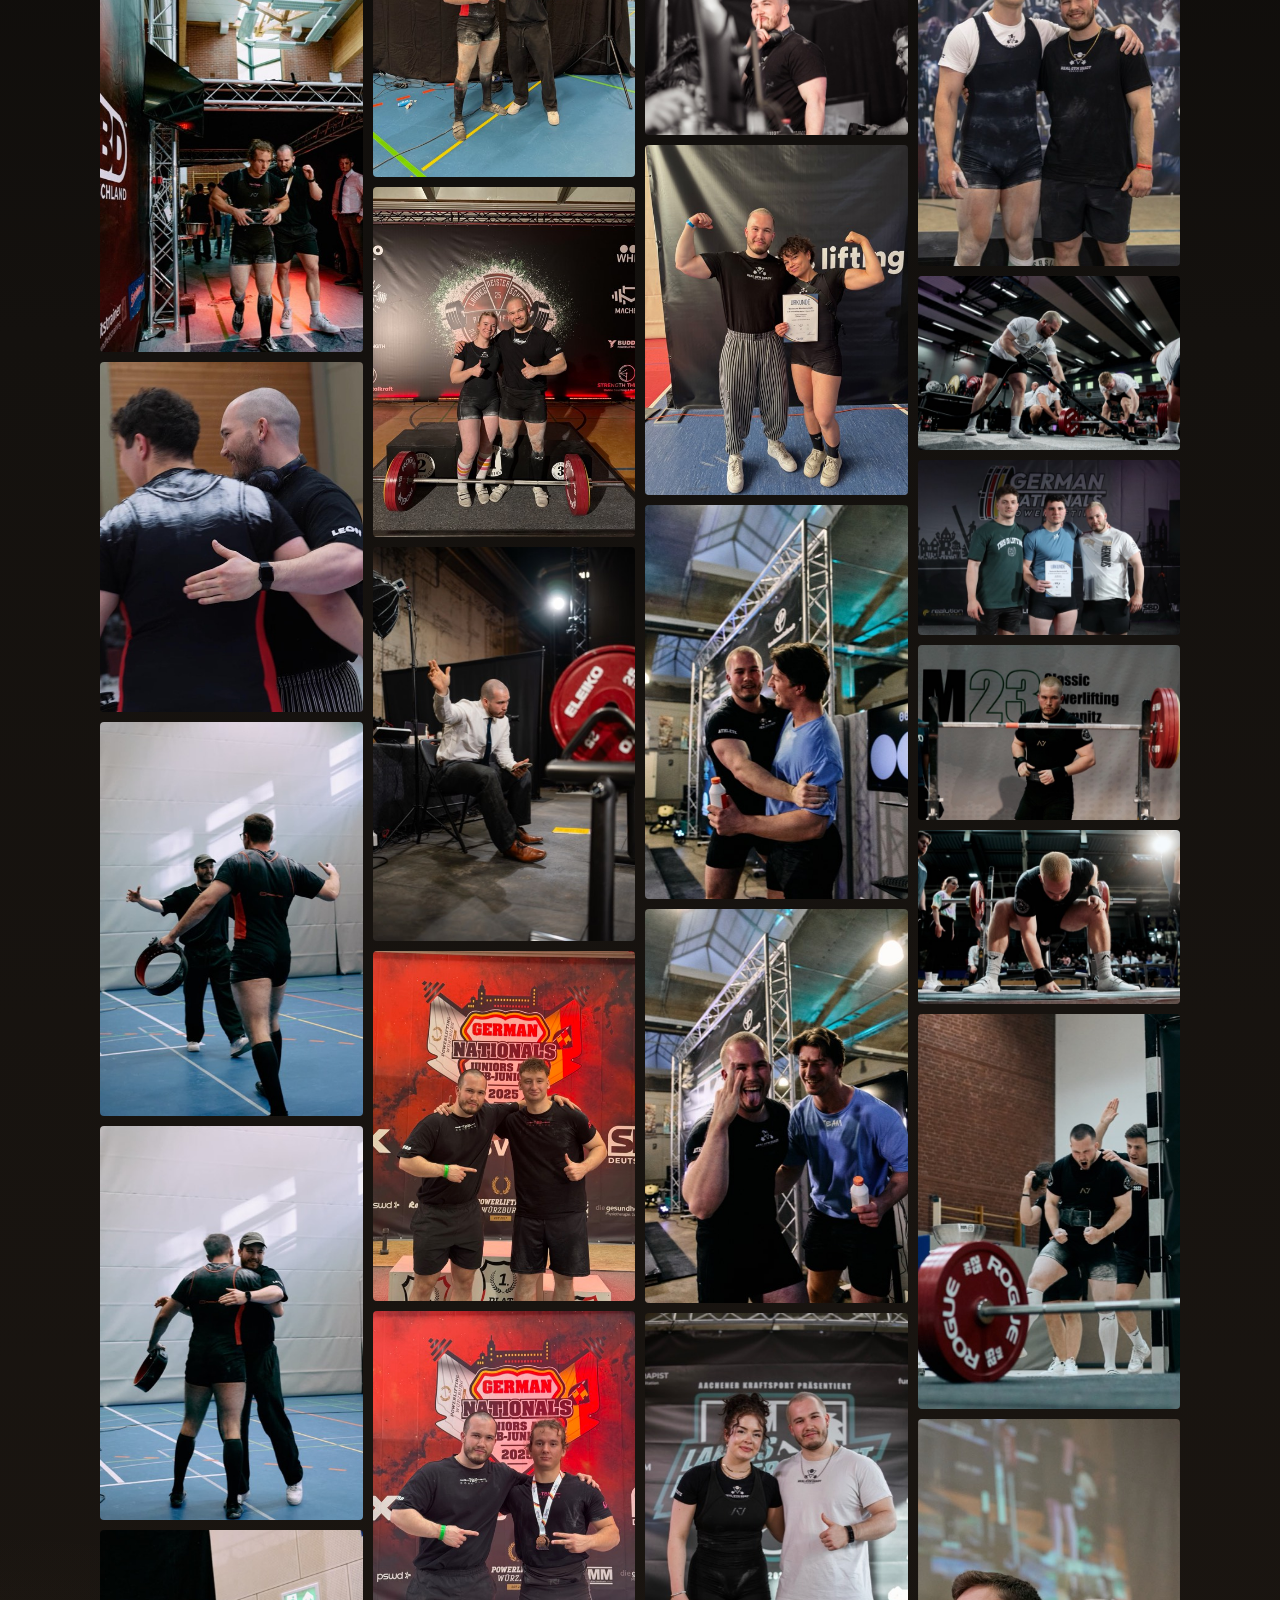
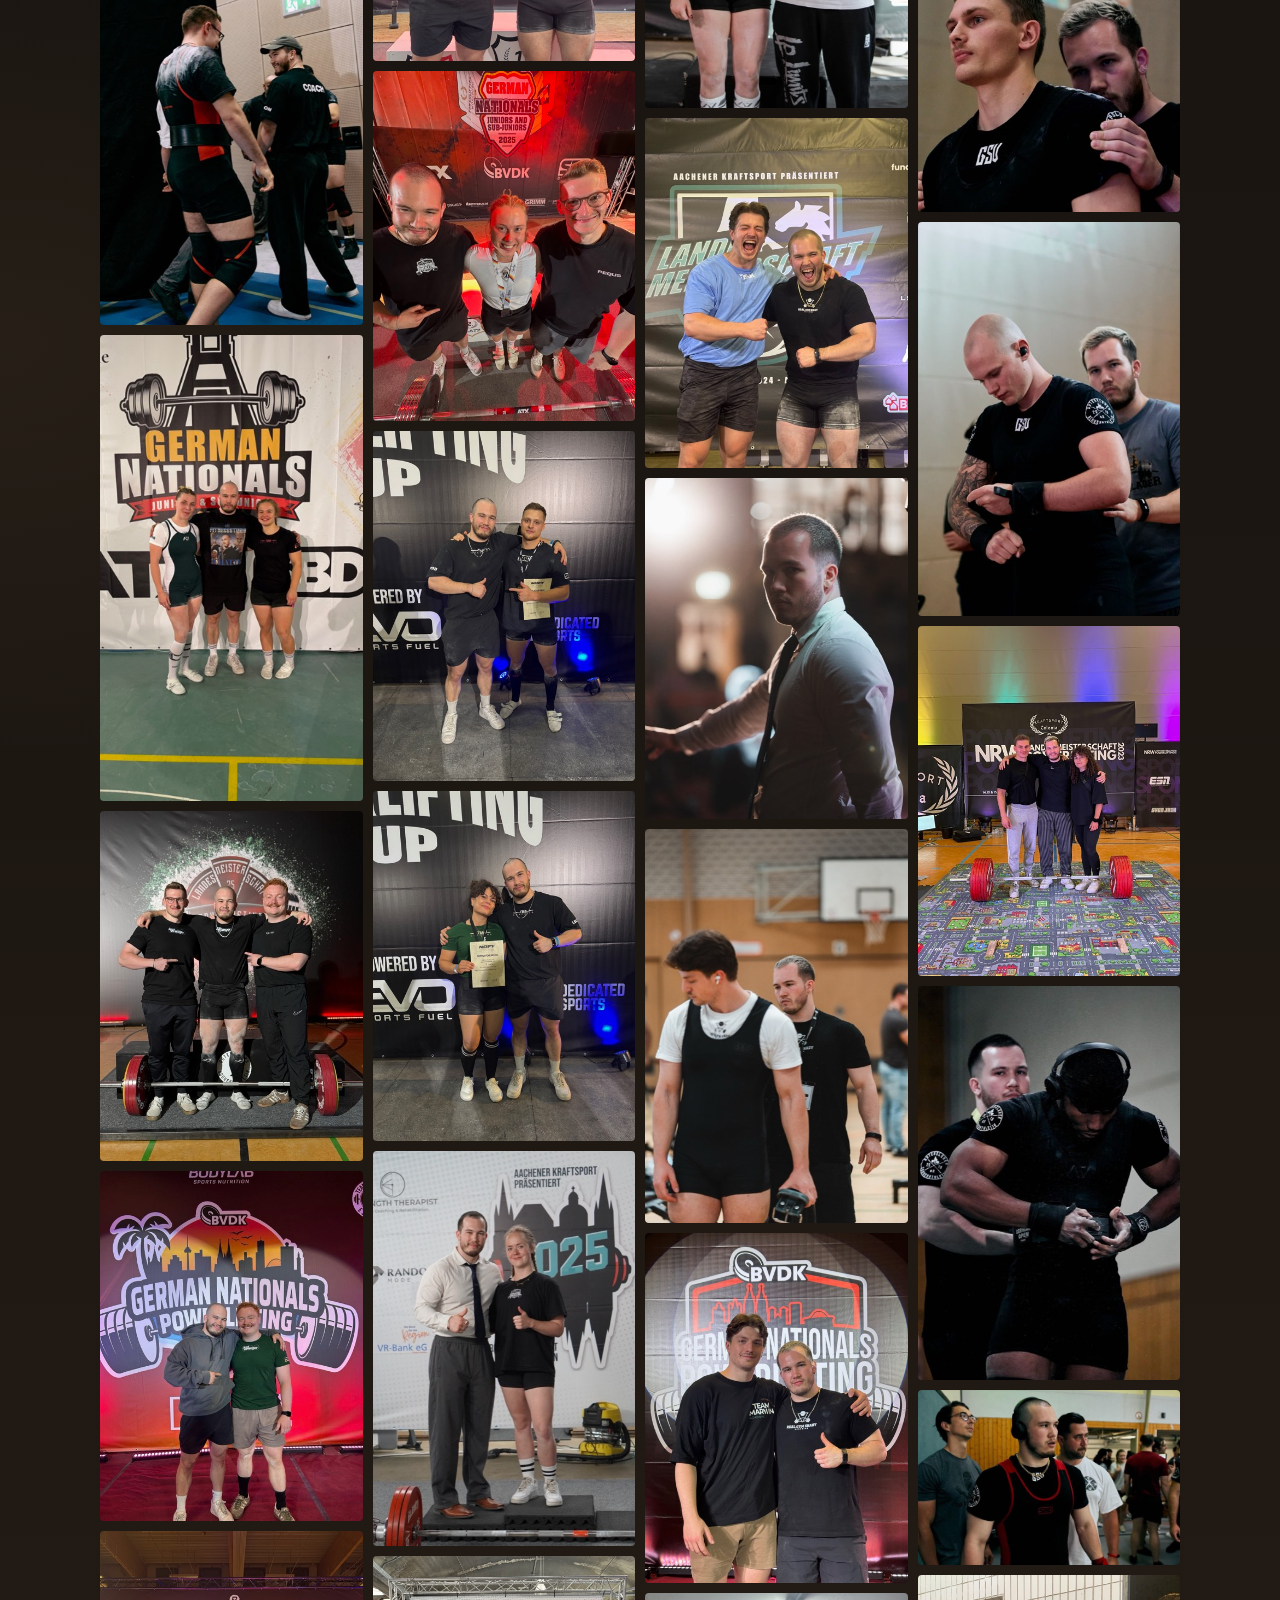
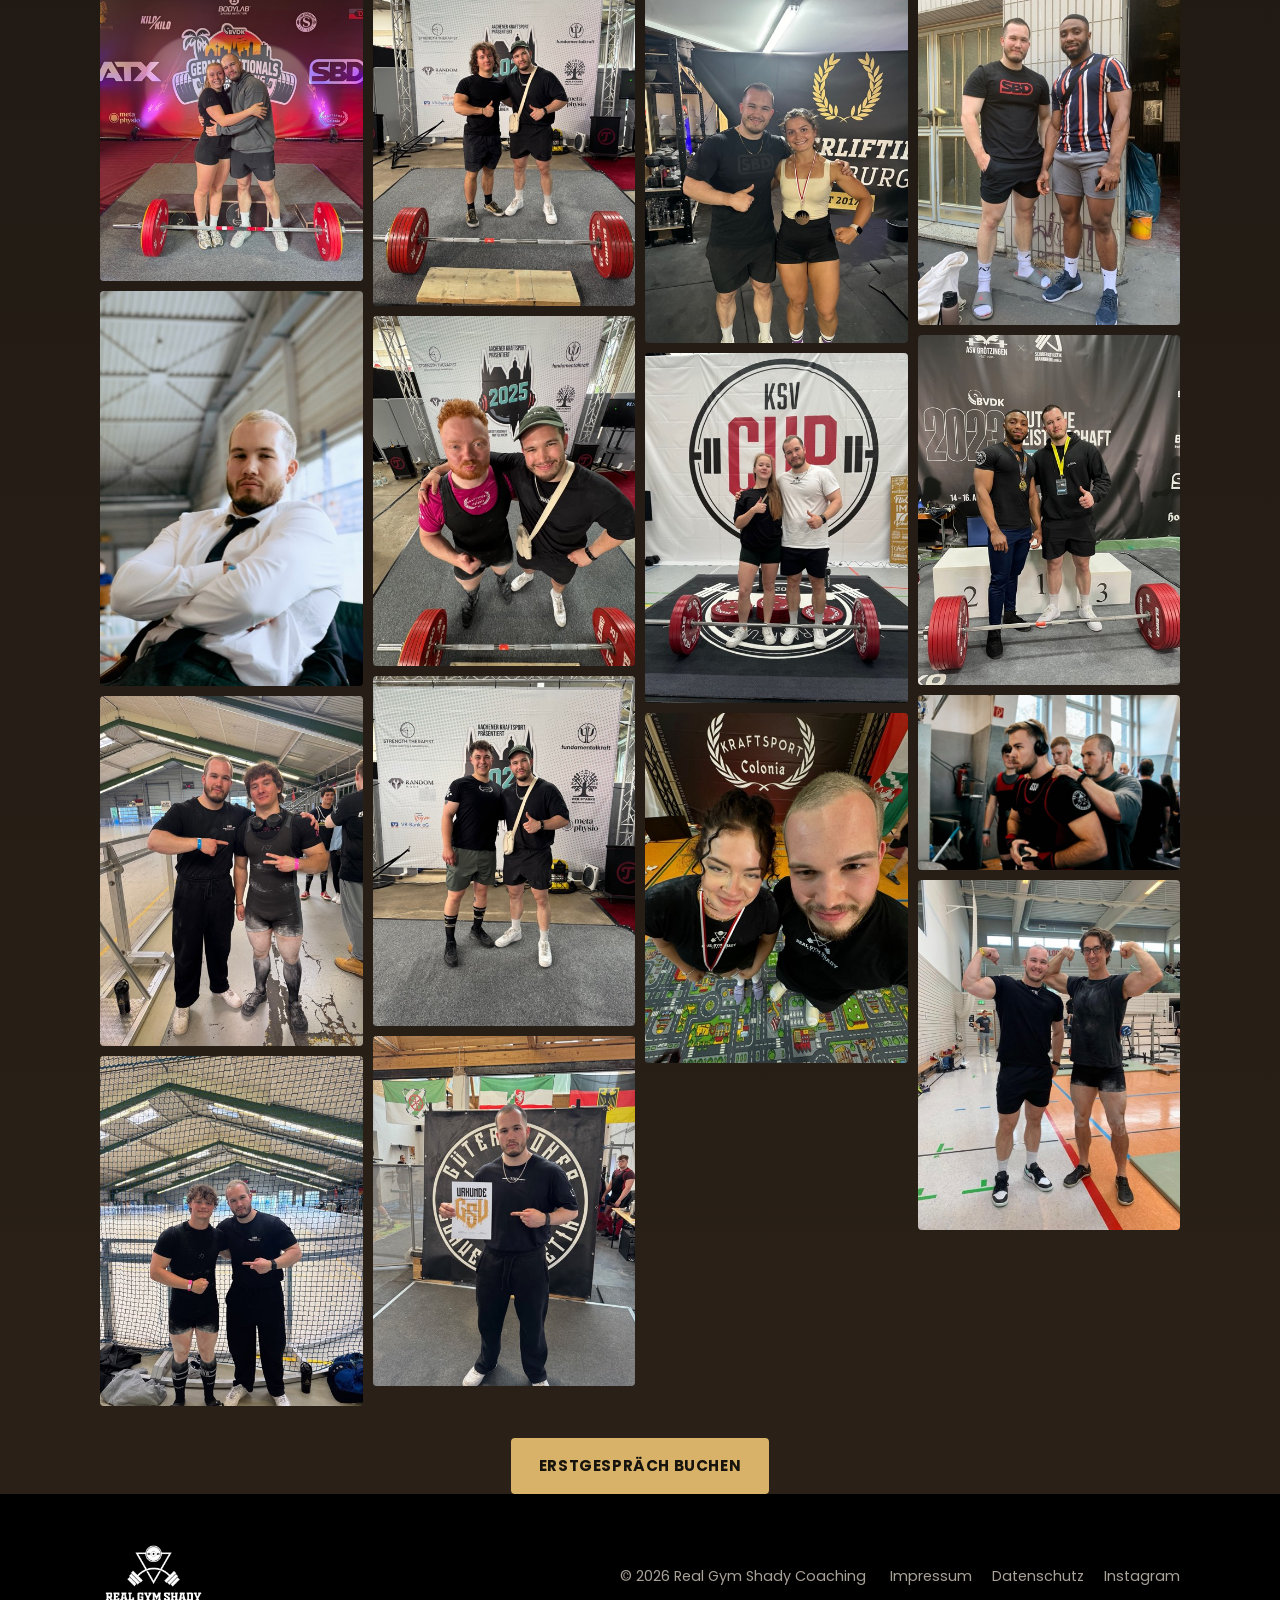
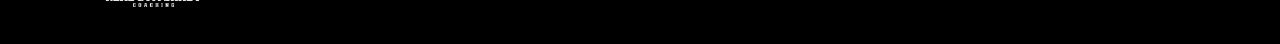
<file: album.html>
<!doctype html>
<html lang="de">
<head>
<meta charset="utf-8">
<meta name="viewport" content="width=device-width, initial-scale=1">
<title>Album – Wettkampf-Fotos | Real Gym Shady Coaching</title>
<meta name="description" content="Fotos von Powerlifting-Wettkämpfen, Podien und Backstage-Momenten mit Leon Trillmich und seinen Athlet:innen.">
<link rel="canonical" href="https://realgymshady.de/album.html">
<link rel="stylesheet" href="style.css">
</head>
<body>
<header class="site"><div class="wrap"><a href="index.html"><img class="logo" src="img/logo-light.png" alt="Real Gym Shady Coaching"></a><nav><ul><li class="keep"><button type="button" class="lang" aria-label="Switch to English">EN</button></li>
        <li class="keep"><a class="btn ghost" href="index.html">Zur Startseite</a></li></ul></nav></div></header>
<main class="wrap">
  <div class="page-head">
    <span class="eyebrow">Album</span>
    <h1 style="font-size:clamp(2rem,5vw,3.1rem);margin-bottom:20px">Momente von der Plattform</h1>
    <p class="lead">Wettkämpfe, Backstage, Podien mit meinen Athlet:innen. Alle Fotos werden mit Einverständnis der Abgebildeten gezeigt.</p>
  </div>
  <div class="gallery">
    <a href="img/gallery/65.jpg" data-lb><img src="img/gallery/t/65.jpg" width="427" height="640" alt="Athlet:innen und Coach Leon beim Wettkampf" loading="lazy"></a>
    <a href="img/gallery/64.jpg" data-lb><img src="img/gallery/t/64.jpg" width="427" height="640" alt="Athlet:innen und Coach Leon beim Wettkampf" loading="lazy"></a>
    <a href="img/gallery/63.jpg" data-lb><img src="img/gallery/t/63.jpg" width="427" height="640" alt="Athlet:innen und Coach Leon beim Wettkampf" loading="lazy"></a>
    <a href="img/gallery/62.jpg" data-lb><img src="img/gallery/t/62.jpg" width="426" height="640" alt="Athlet:innen und Coach Leon beim Wettkampf" loading="lazy"></a>
    <a href="img/gallery/61.jpg" data-lb><img src="img/gallery/t/61.jpg" width="480" height="640" alt="Athlet:innen und Coach Leon beim Wettkampf" loading="lazy"></a>
    <a href="img/gallery/60.jpg" data-lb><img src="img/gallery/t/60.jpg" width="426" height="640" alt="Athlet:innen und Coach Leon beim Wettkampf" loading="lazy"></a>
    <a href="img/gallery/59.jpg" data-lb><img src="img/gallery/t/59.jpg" width="426" height="640" alt="Athlet:innen und Coach Leon beim Wettkampf" loading="lazy"></a>
    <a href="img/gallery/58.jpg" data-lb><img src="img/gallery/t/58.jpg" width="426" height="640" alt="Athlet:innen und Coach Leon beim Wettkampf" loading="lazy"></a>
    <a href="img/gallery/57.jpg" data-lb><img src="img/gallery/t/57.jpg" width="360" height="640" alt="Athlet:innen und Coach Leon beim Wettkampf" loading="lazy"></a>
    <a href="img/gallery/56.jpg" data-lb><img src="img/gallery/t/56.jpg" width="480" height="640" alt="Athlet:innen und Coach Leon beim Wettkampf" loading="lazy"></a>
    <a href="img/gallery/55.jpg" data-lb><img src="img/gallery/t/55.jpg" width="480" height="640" alt="Athlet:innen und Coach Leon beim Wettkampf" loading="lazy"></a>
    <a href="img/gallery/54.jpg" data-lb><img src="img/gallery/t/54.jpg" width="480" height="640" alt="Athlet:innen und Coach Leon beim Wettkampf" loading="lazy"></a>
    <a href="img/gallery/53.jpg" data-lb><img src="img/gallery/t/53.jpg" width="426" height="640" alt="Athlet:innen und Coach Leon beim Wettkampf" loading="lazy"></a>
    <a href="img/gallery/52.jpg" data-lb><img src="img/gallery/t/52.jpg" width="480" height="640" alt="Athlet:innen und Coach Leon beim Wettkampf" loading="lazy"></a>
    <a href="img/gallery/51.jpg" data-lb><img src="img/gallery/t/51.jpg" width="480" height="640" alt="Athlet:innen und Coach Leon beim Wettkampf" loading="lazy"></a>
    <a href="img/gallery/50.jpg" data-lb><img src="img/gallery/t/50.jpg" width="480" height="640" alt="Athlet:innen und Coach Leon beim Wettkampf" loading="lazy"></a>
    <a href="img/gallery/49.jpg" data-lb><img src="img/gallery/t/49.jpg" width="480" height="640" alt="Athlet:innen und Coach Leon beim Wettkampf" loading="lazy"></a>
    <a href="img/gallery/48.jpg" data-lb><img src="img/gallery/t/48.jpg" width="480" height="640" alt="Athlet:innen und Coach Leon beim Wettkampf" loading="lazy"></a>
    <a href="img/gallery/47.jpg" data-lb><img src="img/gallery/t/47.jpg" width="480" height="640" alt="Athlet:innen und Coach Leon beim Wettkampf" loading="lazy"></a>
    <a href="img/gallery/45.jpg" data-lb><img src="img/gallery/t/45.jpg" width="480" height="640" alt="Athlet:innen und Coach Leon beim Wettkampf" loading="lazy"></a>
    <a href="img/gallery/44.jpg" data-lb><img src="img/gallery/t/44.jpg" width="426" height="640" alt="Athlet:innen und Coach Leon beim Wettkampf" loading="lazy"></a>
    <a href="img/gallery/43.jpg" data-lb><img src="img/gallery/t/43.jpg" width="480" height="640" alt="Athlet:innen und Coach Leon beim Wettkampf" loading="lazy"></a>
    <a href="img/gallery/42.jpg" data-lb><img src="img/gallery/t/42.jpg" width="480" height="640" alt="Athlet:innen und Coach Leon beim Wettkampf" loading="lazy"></a>
    <a href="img/gallery/41.jpg" data-lb><img src="img/gallery/t/41.jpg" width="480" height="640" alt="Athlet:innen und Coach Leon beim Wettkampf" loading="lazy"></a>
    <a href="img/gallery/40.jpg" data-lb><img src="img/gallery/t/40.jpg" width="480" height="640" alt="Athlet:innen und Coach Leon beim Wettkampf" loading="lazy"></a>
    <a href="img/gallery/39.jpg" data-lb><img src="img/gallery/t/39.jpg" width="480" height="640" alt="Athlet:innen und Coach Leon beim Wettkampf" loading="lazy"></a>
    <a href="img/gallery/38.jpg" data-lb><img src="img/gallery/t/38.jpg" width="426" height="640" alt="Athlet:innen und Coach Leon beim Wettkampf" loading="lazy"></a>
    <a href="img/gallery/37.jpg" data-lb><img src="img/gallery/t/37.jpg" width="480" height="640" alt="Athlet:innen und Coach Leon beim Wettkampf" loading="lazy"></a>
    <a href="img/gallery/36.jpg" data-lb><img src="img/gallery/t/36.jpg" width="480" height="640" alt="Athlet:innen und Coach Leon beim Wettkampf" loading="lazy"></a>
    <a href="img/gallery/35.jpg" data-lb><img src="img/gallery/t/35.jpg" width="480" height="640" alt="Athlet:innen und Coach Leon beim Wettkampf" loading="lazy"></a>
    <a href="img/gallery/34.jpg" data-lb><img src="img/gallery/t/34.jpg" width="480" height="640" alt="Athlet:innen und Coach Leon beim Wettkampf" loading="lazy"></a>
    <a href="img/gallery/33.jpg" data-lb><img src="img/gallery/t/33.jpg" width="426" height="640" alt="Athlet:innen und Coach Leon beim Wettkampf" loading="lazy"></a>
    <a href="img/gallery/32.jpg" data-lb><img src="img/gallery/t/32.jpg" width="426" height="640" alt="Athlet:innen und Coach Leon beim Wettkampf" loading="lazy"></a>
    <a href="img/gallery/31.jpg" data-lb><img src="img/gallery/t/31.jpg" width="426" height="640" alt="Athlet:innen und Coach Leon beim Wettkampf" loading="lazy"></a>
    <a href="img/gallery/30.jpg" data-lb><img src="img/gallery/t/30.jpg" width="640" height="426" alt="Athlet:innen und Coach Leon beim Wettkampf" loading="lazy"></a>
    <a href="img/gallery/29.jpg" data-lb><img src="img/gallery/t/29.jpg" width="480" height="640" alt="Athlet:innen und Coach Leon beim Wettkampf" loading="lazy"></a>
    <a href="img/gallery/28.jpg" data-lb><img src="img/gallery/t/28.jpg" width="426" height="640" alt="Athlet:innen und Coach Leon beim Wettkampf" loading="lazy"></a>
    <a href="img/gallery/27.jpg" data-lb><img src="img/gallery/t/27.jpg" width="426" height="640" alt="Athlet:innen und Coach Leon beim Wettkampf" loading="lazy"></a>
    <a href="img/gallery/26.jpg" data-lb><img src="img/gallery/t/26.jpg" width="426" height="640" alt="Athlet:innen und Coach Leon beim Wettkampf" loading="lazy"></a>
    <a href="img/gallery/25.jpg" data-lb><img src="img/gallery/t/25.jpg" width="480" height="640" alt="Athlet:innen und Coach Leon beim Wettkampf" loading="lazy"></a>
    <a href="img/gallery/24.jpg" data-lb><img src="img/gallery/t/24.jpg" width="493" height="640" alt="Athlet:innen und Coach Leon beim Wettkampf" loading="lazy"></a>
    <a href="img/gallery/23.jpg" data-lb><img src="img/gallery/t/23.jpg" width="426" height="640" alt="Athlet:innen und Coach Leon beim Wettkampf" loading="lazy"></a>
    <a href="img/gallery/22.jpg" data-lb><img src="img/gallery/t/22.jpg" width="480" height="640" alt="Athlet:innen und Coach Leon beim Wettkampf" loading="lazy"></a>
    <a href="img/gallery/21.jpg" data-lb><img src="img/gallery/t/21.jpg" width="480" height="640" alt="Athlet:innen und Coach Leon beim Wettkampf" loading="lazy"></a>
    <a href="img/gallery/20.jpg" data-lb><img src="img/gallery/t/20.jpg" width="480" height="640" alt="Athlet:innen und Coach Leon beim Wettkampf" loading="lazy"></a>
    <a href="img/gallery/19.jpg" data-lb><img src="img/gallery/t/19.jpg" width="480" height="640" alt="Athlet:innen und Coach Leon beim Wettkampf" loading="lazy"></a>
    <a href="img/gallery/18.jpg" data-lb><img src="img/gallery/t/18.jpg" width="480" height="640" alt="Athlet:innen und Coach Leon beim Wettkampf" loading="lazy"></a>
    <a href="img/gallery/17.jpg" data-lb><img src="img/gallery/t/17.jpg" width="480" height="640" alt="Athlet:innen und Coach Leon beim Wettkampf" loading="lazy"></a>
    <a href="img/gallery/16.jpg" data-lb><img src="img/gallery/t/16.jpg" width="426" height="640" alt="Athlet:innen und Coach Leon beim Wettkampf" loading="lazy"></a>
    <a href="img/gallery/15.jpg" data-lb><img src="img/gallery/t/15.jpg" width="426" height="640" alt="Athlet:innen und Coach Leon beim Wettkampf" loading="lazy"></a>
    <a href="img/gallery/14.jpg" data-lb><img src="img/gallery/t/14.jpg" width="640" height="426" alt="Athlet:innen und Coach Leon beim Wettkampf" loading="lazy"></a>
    <a href="img/gallery/13.jpg" data-lb><img src="img/gallery/t/13.jpg" width="640" height="426" alt="Athlet:innen und Coach Leon beim Wettkampf" loading="lazy"></a>
    <a href="img/gallery/12.jpg" data-lb><img src="img/gallery/t/12.jpg" width="640" height="426" alt="Athlet:innen und Coach Leon beim Wettkampf" loading="lazy"></a>
    <a href="img/gallery/11.jpg" data-lb><img src="img/gallery/t/11.jpg" width="640" height="426" alt="Athlet:innen und Coach Leon beim Wettkampf" loading="lazy"></a>
    <a href="img/gallery/10.jpg" data-lb><img src="img/gallery/t/10.jpg" width="426" height="640" alt="Athlet:innen und Coach Leon beim Wettkampf" loading="lazy"></a>
    <a href="img/gallery/09.jpg" data-lb><img src="img/gallery/t/09.jpg" width="427" height="640" alt="Athlet:innen und Coach Leon beim Wettkampf" loading="lazy"></a>
    <a href="img/gallery/08.jpg" data-lb><img src="img/gallery/t/08.jpg" width="427" height="640" alt="Athlet:innen und Coach Leon beim Wettkampf" loading="lazy"></a>
    <a href="img/gallery/07.jpg" data-lb><img src="img/gallery/t/07.jpg" width="480" height="640" alt="Athlet:innen und Coach Leon beim Wettkampf" loading="lazy"></a>
    <a href="img/gallery/06.jpg" data-lb><img src="img/gallery/t/06.jpg" width="426" height="640" alt="Athlet:innen und Coach Leon beim Wettkampf" loading="lazy"></a>
    <a href="img/gallery/05.jpg" data-lb><img src="img/gallery/t/05.jpg" width="640" height="427" alt="Athlet:innen und Coach Leon beim Wettkampf" loading="lazy"></a>
    <a href="img/gallery/04.jpg" data-lb><img src="img/gallery/t/04.jpg" width="480" height="640" alt="Athlet:innen und Coach Leon beim Wettkampf" loading="lazy"></a>
    <a href="img/gallery/03.jpg" data-lb><img src="img/gallery/t/03.jpg" width="480" height="640" alt="Athlet:innen und Coach Leon beim Wettkampf" loading="lazy"></a>
    <a href="img/gallery/02.jpg" data-lb><img src="img/gallery/t/02.jpg" width="640" height="426" alt="Athlet:innen und Coach Leon beim Wettkampf" loading="lazy"></a>
    <a href="img/gallery/01.jpg" data-lb><img src="img/gallery/t/01.jpg" width="480" height="640" alt="Athlet:innen und Coach Leon beim Wettkampf" loading="lazy"></a>
  </div>
  <p class="album-more"><a class="btn" href="https://calendly.com/lptrillmich/kostenloses-erstgesprach" rel="noopener">Erstgespräch buchen</a></p>
</main>
<footer><div class="wrap"><img src="img/logo-light.png" alt="Real Gym Shady Coaching"><div>© 2026 Real Gym Shady Coaching <a href="impressum.html">Impressum</a><a href="datenschutz.html">Datenschutz</a><a href="https://www.instagram.com/thereal_gymshady/" rel="noopener">Instagram</a></div></div></footer>
<script src="lightbox.js"></script>
<script src="i18n.js"></script>
</body>
</html>
</file>
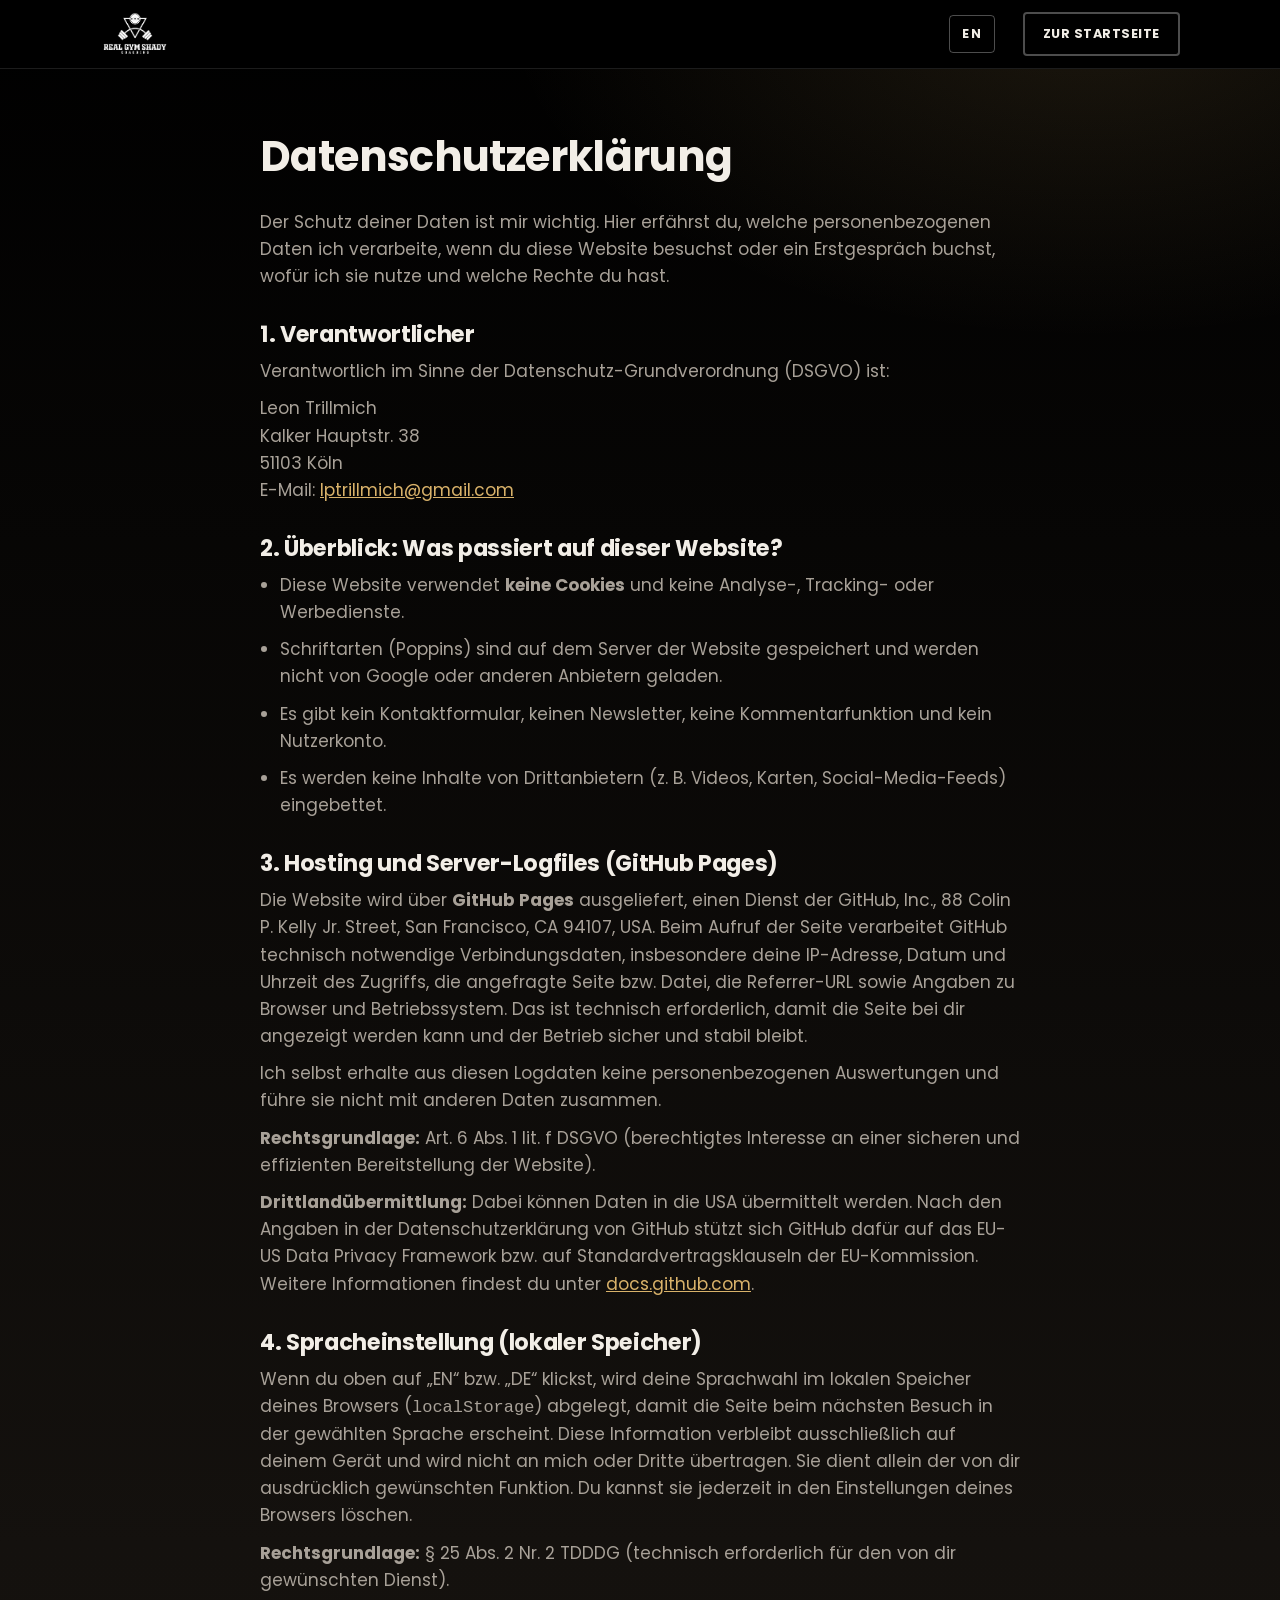
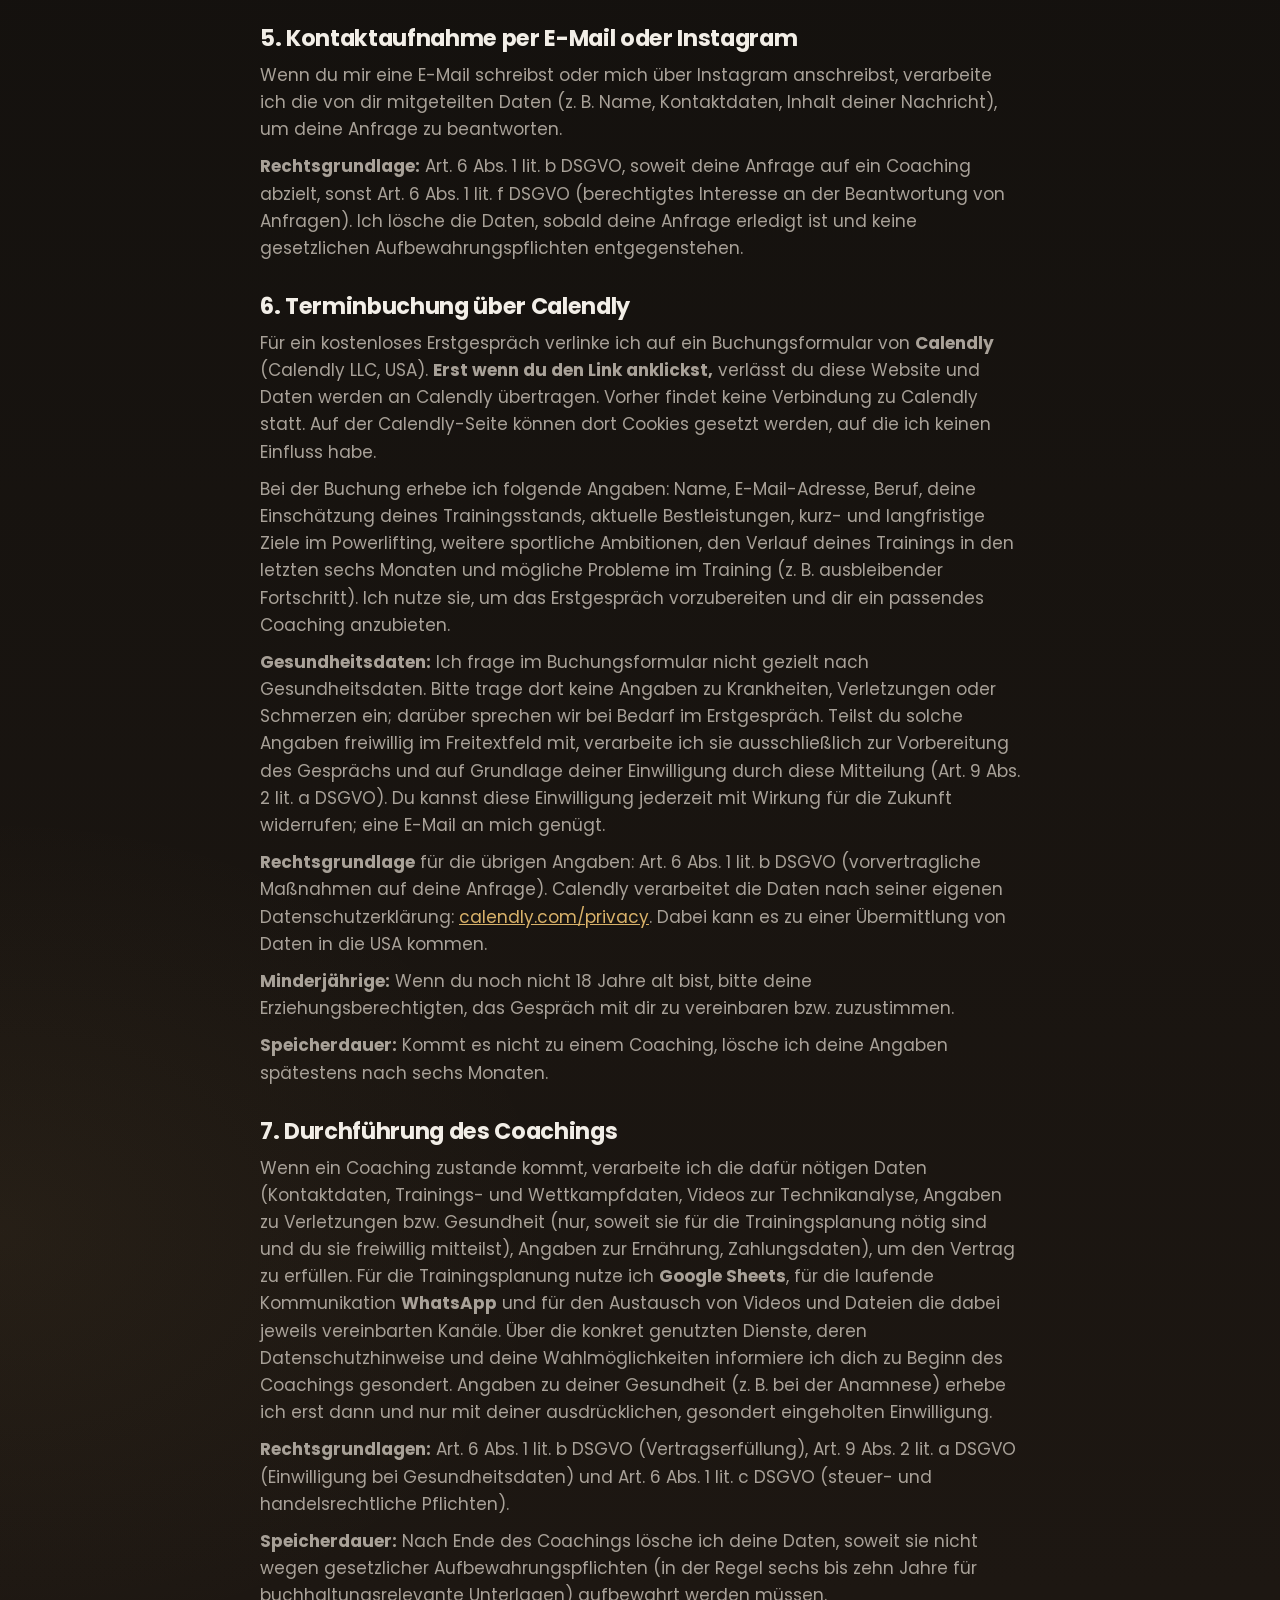
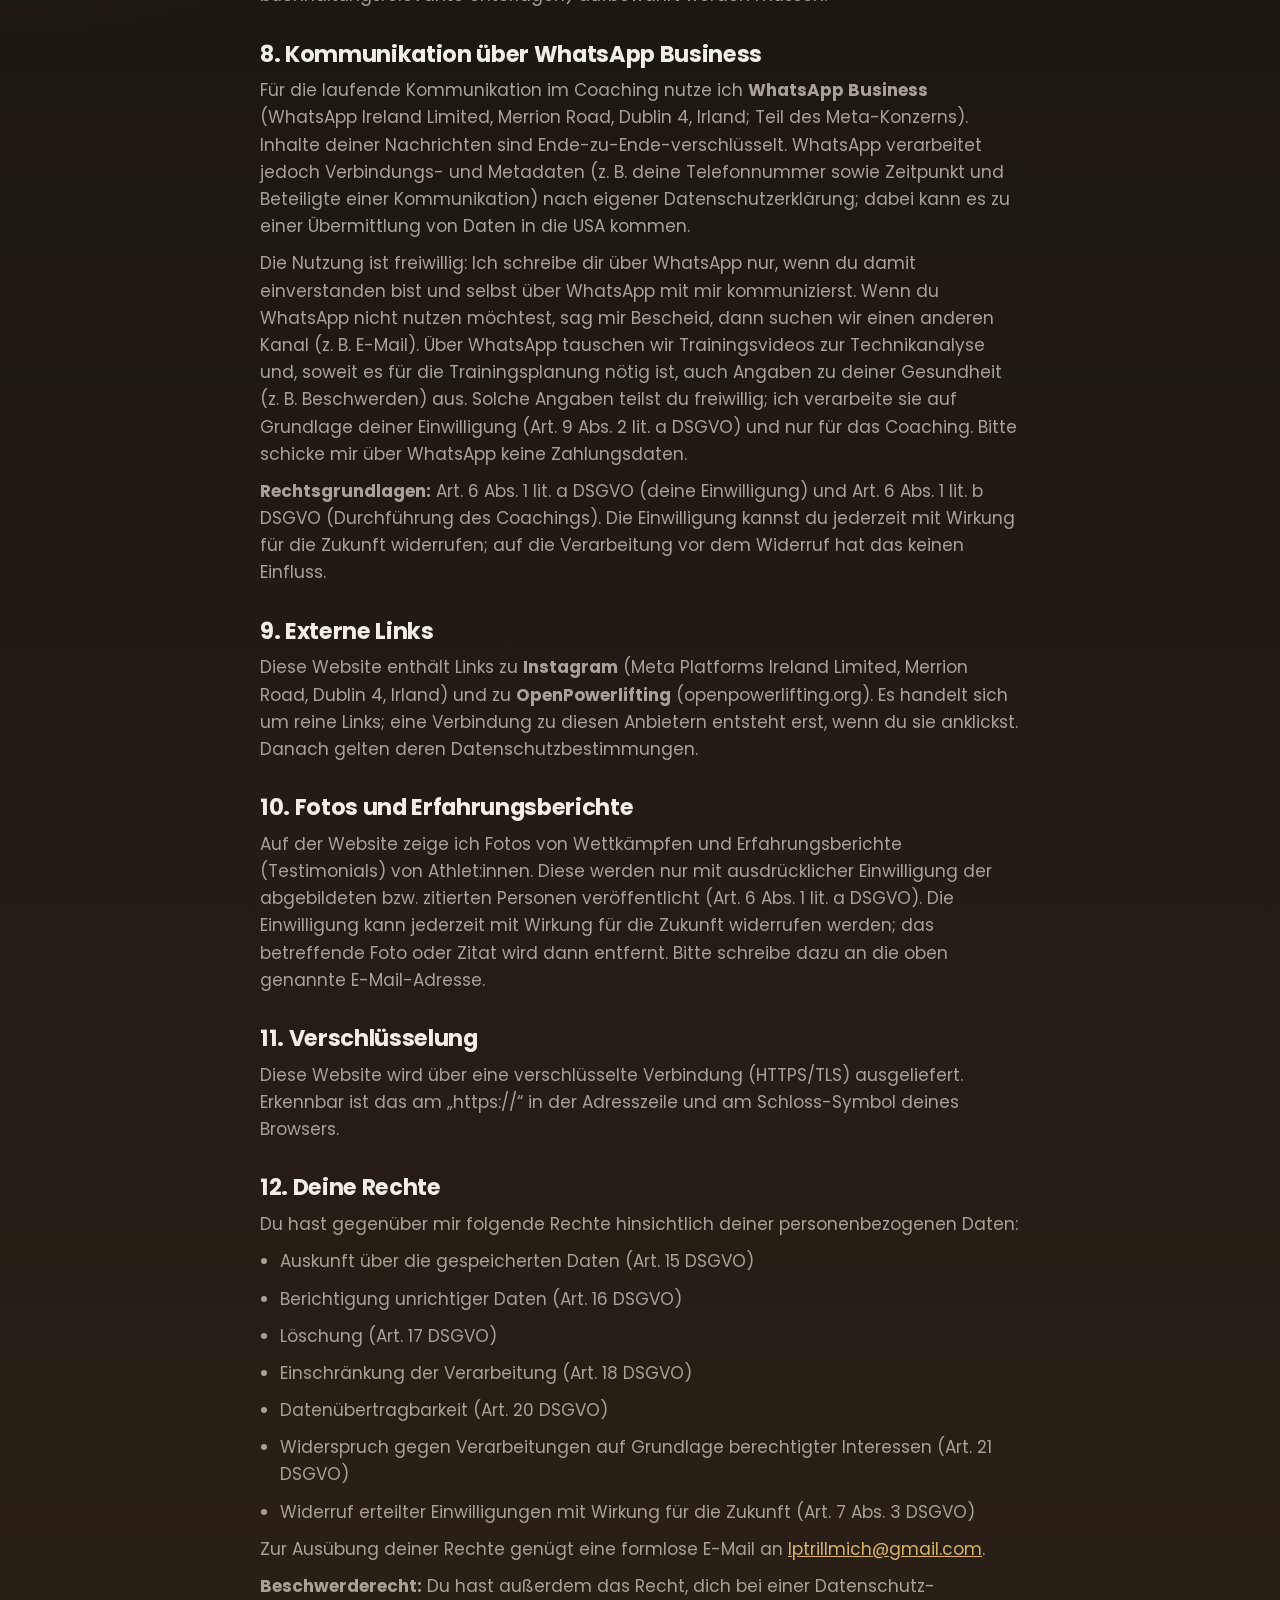
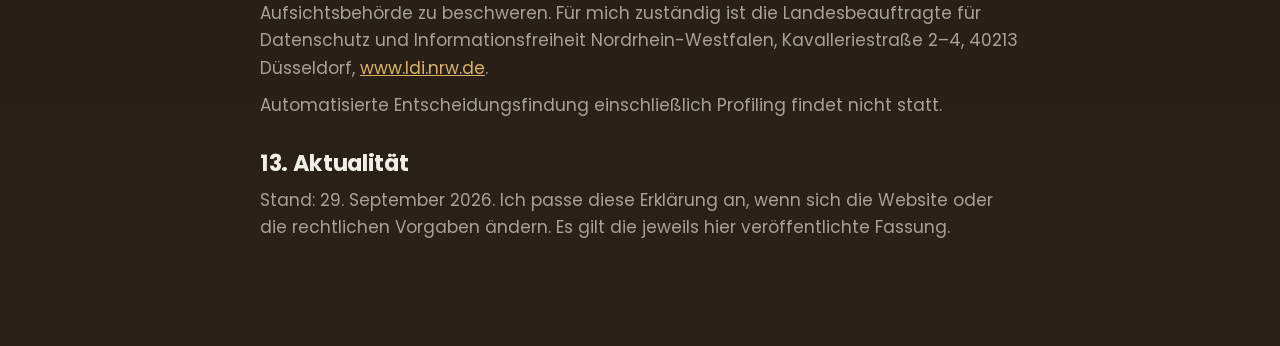
<file: datenschutz.html>
<!doctype html>
<html lang="de">
<head>
<meta charset="utf-8">
<meta name="viewport" content="width=device-width, initial-scale=1">
<title>Datenschutz – Real Gym Shady Coaching</title>
<meta name="robots" content="noindex">
<link rel="stylesheet" href="style.css">
</head>
<body>
<header class="site"><div class="wrap"><a href="index.html"><img class="logo" src="img/logo-light.png" alt="Real Gym Shady Coaching"></a><nav><ul><li class="keep"><button type="button" class="lang" aria-label="Switch to English">EN</button></li>
        <li class="keep"><a class="btn ghost" href="index.html">Zur Startseite</a></li></ul></nav></div></header>
<main class="wrap legal">
<h1>Datenschutzerklärung</h1>
<p class="note en-only">This page is available in German only.</p>
<p>Der Schutz deiner Daten ist mir wichtig. Hier erfährst du, welche personenbezogenen Daten ich verarbeite, wenn du diese Website besuchst oder ein Erstgespräch buchst, wofür ich sie nutze und welche Rechte du hast.</p>

<h2>1. Verantwortlicher</h2>
<p>Verantwortlich im Sinne der Datenschutz-Grundverordnung (DSGVO) ist:</p>
<p>Leon Trillmich<br>Kalker Hauptstr. 38<br>51103 Köln<br>E-Mail: <a href="mailto:lptrillmich@gmail.com">lptrillmich@gmail.com</a></p>

<h2>2. Überblick: Was passiert auf dieser Website?</h2>
<ul>
<li>Diese Website verwendet <strong>keine Cookies</strong> und keine Analyse-, Tracking- oder Werbedienste.</li>
<li>Schriftarten (Poppins) sind auf dem Server der Website gespeichert und werden nicht von Google oder anderen Anbietern geladen.</li>
<li>Es gibt kein Kontaktformular, keinen Newsletter, keine Kommentarfunktion und kein Nutzerkonto.</li>
<li>Es werden keine Inhalte von Drittanbietern (z. B. Videos, Karten, Social-Media-Feeds) eingebettet.</li>
</ul>

<h2>3. Hosting und Server-Logfiles (GitHub Pages)</h2>
<p>Die Website wird über <strong>GitHub Pages</strong> ausgeliefert, einen Dienst der GitHub, Inc., 88 Colin P. Kelly Jr. Street, San Francisco, CA 94107, USA. Beim Aufruf der Seite verarbeitet GitHub technisch notwendige Verbindungsdaten, insbesondere deine IP-Adresse, Datum und Uhrzeit des Zugriffs, die angefragte Seite bzw. Datei, die Referrer-URL sowie Angaben zu Browser und Betriebssystem. Das ist technisch erforderlich, damit die Seite bei dir angezeigt werden kann und der Betrieb sicher und stabil bleibt.</p>
<p>Ich selbst erhalte aus diesen Logdaten keine personenbezogenen Auswertungen und führe sie nicht mit anderen Daten zusammen.</p>
<p><strong>Rechtsgrundlage:</strong> Art. 6 Abs. 1 lit. f DSGVO (berechtigtes Interesse an einer sicheren und effizienten Bereitstellung der Website).</p>
<p><strong>Drittlandübermittlung:</strong> Dabei können Daten in die USA übermittelt werden. Nach den Angaben in der Datenschutzerklärung von GitHub stützt sich GitHub dafür auf das EU-US Data Privacy Framework bzw. auf Standardvertragsklauseln der EU-Kommission. Weitere Informationen findest du unter <a href="https://docs.github.com/de/site-policy/privacy-policies/github-general-privacy-statement" rel="noopener">docs.github.com</a>.</p>

<h2>4. Spracheinstellung (lokaler Speicher)</h2>
<p>Wenn du oben auf „EN“ bzw. „DE“ klickst, wird deine Sprachwahl im lokalen Speicher deines Browsers (<code>localStorage</code>) abgelegt, damit die Seite beim nächsten Besuch in der gewählten Sprache erscheint. Diese Information verbleibt ausschließlich auf deinem Gerät und wird nicht an mich oder Dritte übertragen. Sie dient allein der von dir ausdrücklich gewünschten Funktion. Du kannst sie jederzeit in den Einstellungen deines Browsers löschen.</p>
<p><strong>Rechtsgrundlage:</strong> § 25 Abs. 2 Nr. 2 TDDDG (technisch erforderlich für den von dir gewünschten Dienst).</p>

<h2>5. Kontaktaufnahme per E-Mail oder Instagram</h2>
<p>Wenn du mir eine E-Mail schreibst oder mich über Instagram anschreibst, verarbeite ich die von dir mitgeteilten Daten (z. B. Name, Kontaktdaten, Inhalt deiner Nachricht), um deine Anfrage zu beantworten.</p>
<p><strong>Rechtsgrundlage:</strong> Art. 6 Abs. 1 lit. b DSGVO, soweit deine Anfrage auf ein Coaching abzielt, sonst Art. 6 Abs. 1 lit. f DSGVO (berechtigtes Interesse an der Beantwortung von Anfragen). Ich lösche die Daten, sobald deine Anfrage erledigt ist und keine gesetzlichen Aufbewahrungspflichten entgegenstehen.</p>

<h2>6. Terminbuchung über Calendly</h2>
<p>Für ein kostenloses Erstgespräch verlinke ich auf ein Buchungsformular von <strong>Calendly</strong> (Calendly LLC, USA). <strong>Erst wenn du den Link anklickst,</strong> verlässt du diese Website und Daten werden an Calendly übertragen. Vorher findet keine Verbindung zu Calendly statt. Auf der Calendly-Seite können dort Cookies gesetzt werden, auf die ich keinen Einfluss habe.</p>
<p>Bei der Buchung erhebe ich folgende Angaben: Name, E-Mail-Adresse, Beruf, deine Einschätzung deines Trainingsstands, aktuelle Bestleistungen, kurz- und langfristige Ziele im Powerlifting, weitere sportliche Ambitionen, den Verlauf deines Trainings in den letzten sechs Monaten und mögliche Probleme im Training (z. B. ausbleibender Fortschritt). Ich nutze sie, um das Erstgespräch vorzubereiten und dir ein passendes Coaching anzubieten.</p>
<p><strong>Gesundheitsdaten:</strong> Ich frage im Buchungsformular nicht gezielt nach Gesundheitsdaten. Bitte trage dort keine Angaben zu Krankheiten, Verletzungen oder Schmerzen ein; darüber sprechen wir bei Bedarf im Erstgespräch. Teilst du solche Angaben freiwillig im Freitextfeld mit, verarbeite ich sie ausschließlich zur Vorbereitung des Gesprächs und auf Grundlage deiner Einwilligung durch diese Mitteilung (Art. 9 Abs. 2 lit. a DSGVO). Du kannst diese Einwilligung jederzeit mit Wirkung für die Zukunft widerrufen; eine E-Mail an mich genügt.</p>
<p><strong>Rechtsgrundlage</strong> für die übrigen Angaben: Art. 6 Abs. 1 lit. b DSGVO (vorvertragliche Maßnahmen auf deine Anfrage). Calendly verarbeitet die Daten nach seiner eigenen Datenschutzerklärung: <a href="https://calendly.com/privacy" rel="noopener">calendly.com/privacy</a>. Dabei kann es zu einer Übermittlung von Daten in die USA kommen.</p>
<p><strong>Minderjährige:</strong> Wenn du noch nicht 18 Jahre alt bist, bitte deine Erziehungsberechtigten, das Gespräch mit dir zu vereinbaren bzw. zuzustimmen.</p>
<p><strong>Speicherdauer:</strong> Kommt es nicht zu einem Coaching, lösche ich deine Angaben spätestens nach sechs Monaten.</p>

<h2>7. Durchführung des Coachings</h2>
<p>Wenn ein Coaching zustande kommt, verarbeite ich die dafür nötigen Daten (Kontaktdaten, Trainings- und Wettkampfdaten, Videos zur Technikanalyse, Angaben zu Verletzungen bzw. Gesundheit (nur, soweit sie für die Trainingsplanung nötig sind und du sie freiwillig mitteilst), Angaben zur Ernährung, Zahlungsdaten), um den Vertrag zu erfüllen. Für die Trainingsplanung nutze ich <strong>Google Sheets</strong>, für die laufende Kommunikation <strong>WhatsApp</strong> und für den Austausch von Videos und Dateien die dabei jeweils vereinbarten Kanäle. Über die konkret genutzten Dienste, deren Datenschutzhinweise und deine Wahlmöglichkeiten informiere ich dich zu Beginn des Coachings gesondert. Angaben zu deiner Gesundheit (z. B. bei der Anamnese) erhebe ich erst dann und nur mit deiner ausdrücklichen, gesondert eingeholten Einwilligung.</p>
<p><strong>Rechtsgrundlagen:</strong> Art. 6 Abs. 1 lit. b DSGVO (Vertragserfüllung), Art. 9 Abs. 2 lit. a DSGVO (Einwilligung bei Gesundheitsdaten) und Art. 6 Abs. 1 lit. c DSGVO (steuer- und handelsrechtliche Pflichten).</p>
<p><strong>Speicherdauer:</strong> Nach Ende des Coachings lösche ich deine Daten, soweit sie nicht wegen gesetzlicher Aufbewahrungspflichten (in der Regel sechs bis zehn Jahre für buchhaltungsrelevante Unterlagen) aufbewahrt werden müssen.</p>

<h2>8. Kommunikation über WhatsApp Business</h2>
<p>Für die laufende Kommunikation im Coaching nutze ich <strong>WhatsApp Business</strong> (WhatsApp Ireland Limited, Merrion Road, Dublin 4, Irland; Teil des Meta-Konzerns). Inhalte deiner Nachrichten sind Ende-zu-Ende-verschlüsselt. WhatsApp verarbeitet jedoch Verbindungs- und Metadaten (z. B. deine Telefonnummer sowie Zeitpunkt und Beteiligte einer Kommunikation) nach eigener Datenschutzerklärung; dabei kann es zu einer Übermittlung von Daten in die USA kommen.</p>
<p>Die Nutzung ist freiwillig: Ich schreibe dir über WhatsApp nur, wenn du damit einverstanden bist und selbst über WhatsApp mit mir kommunizierst. Wenn du WhatsApp nicht nutzen möchtest, sag mir Bescheid, dann suchen wir einen anderen Kanal (z. B. E-Mail). Über WhatsApp tauschen wir Trainingsvideos zur Technikanalyse und, soweit es für die Trainingsplanung nötig ist, auch Angaben zu deiner Gesundheit (z. B. Beschwerden) aus. Solche Angaben teilst du freiwillig; ich verarbeite sie auf Grundlage deiner Einwilligung (Art. 9 Abs. 2 lit. a DSGVO) und nur für das Coaching. Bitte schicke mir über WhatsApp keine Zahlungsdaten.</p>
<p><strong>Rechtsgrundlagen:</strong> Art. 6 Abs. 1 lit. a DSGVO (deine Einwilligung) und Art. 6 Abs. 1 lit. b DSGVO (Durchführung des Coachings). Die Einwilligung kannst du jederzeit mit Wirkung für die Zukunft widerrufen; auf die Verarbeitung vor dem Widerruf hat das keinen Einfluss.</p>

<h2>9. Externe Links</h2>
<p>Diese Website enthält Links zu <strong>Instagram</strong> (Meta Platforms Ireland Limited, Merrion Road, Dublin 4, Irland) und zu <strong>OpenPowerlifting</strong> (openpowerlifting.org). Es handelt sich um reine Links; eine Verbindung zu diesen Anbietern entsteht erst, wenn du sie anklickst. Danach gelten deren Datenschutzbestimmungen.</p>

<h2>10. Fotos und Erfahrungsberichte</h2>
<p>Auf der Website zeige ich Fotos von Wettkämpfen und Erfahrungsberichte (Testimonials) von Athlet:innen. Diese werden nur mit ausdrücklicher Einwilligung der abgebildeten bzw. zitierten Personen veröffentlicht (Art. 6 Abs. 1 lit. a DSGVO). Die Einwilligung kann jederzeit mit Wirkung für die Zukunft widerrufen werden; das betreffende Foto oder Zitat wird dann entfernt. Bitte schreibe dazu an die oben genannte E-Mail-Adresse.</p>

<h2>11. Verschlüsselung</h2>
<p>Diese Website wird über eine verschlüsselte Verbindung (HTTPS/TLS) ausgeliefert. Erkennbar ist das am „https://“ in der Adresszeile und am Schloss-Symbol deines Browsers.</p>

<h2>12. Deine Rechte</h2>
<p>Du hast gegenüber mir folgende Rechte hinsichtlich deiner personenbezogenen Daten:</p>
<ul>
<li>Auskunft über die gespeicherten Daten (Art. 15 DSGVO)</li>
<li>Berichtigung unrichtiger Daten (Art. 16 DSGVO)</li>
<li>Löschung (Art. 17 DSGVO)</li>
<li>Einschränkung der Verarbeitung (Art. 18 DSGVO)</li>
<li>Datenübertragbarkeit (Art. 20 DSGVO)</li>
<li>Widerspruch gegen Verarbeitungen auf Grundlage berechtigter Interessen (Art. 21 DSGVO)</li>
<li>Widerruf erteilter Einwilligungen mit Wirkung für die Zukunft (Art. 7 Abs. 3 DSGVO)</li>
</ul>
<p>Zur Ausübung deiner Rechte genügt eine formlose E-Mail an <a href="mailto:lptrillmich@gmail.com">lptrillmich@gmail.com</a>.</p>
<p><strong>Beschwerderecht:</strong> Du hast außerdem das Recht, dich bei einer Datenschutz-Aufsichtsbehörde zu beschweren. Für mich zuständig ist die Landesbeauftragte für Datenschutz und Informationsfreiheit Nordrhein-Westfalen, Kavalleriestraße 2–4, 40213 Düsseldorf, <a href="https://www.ldi.nrw.de" rel="noopener">www.ldi.nrw.de</a>.</p>
<p>Automatisierte Entscheidungsfindung einschließlich Profiling findet nicht statt.</p>

<h2>13. Aktualität</h2>
<p>Stand: 29. September 2026. Ich passe diese Erklärung an, wenn sich die Website oder die rechtlichen Vorgaben ändern. Es gilt die jeweils hier veröffentlichte Fassung.</p>
</main>
<script src="i18n.js"></script>
</body>
</html>
</file>
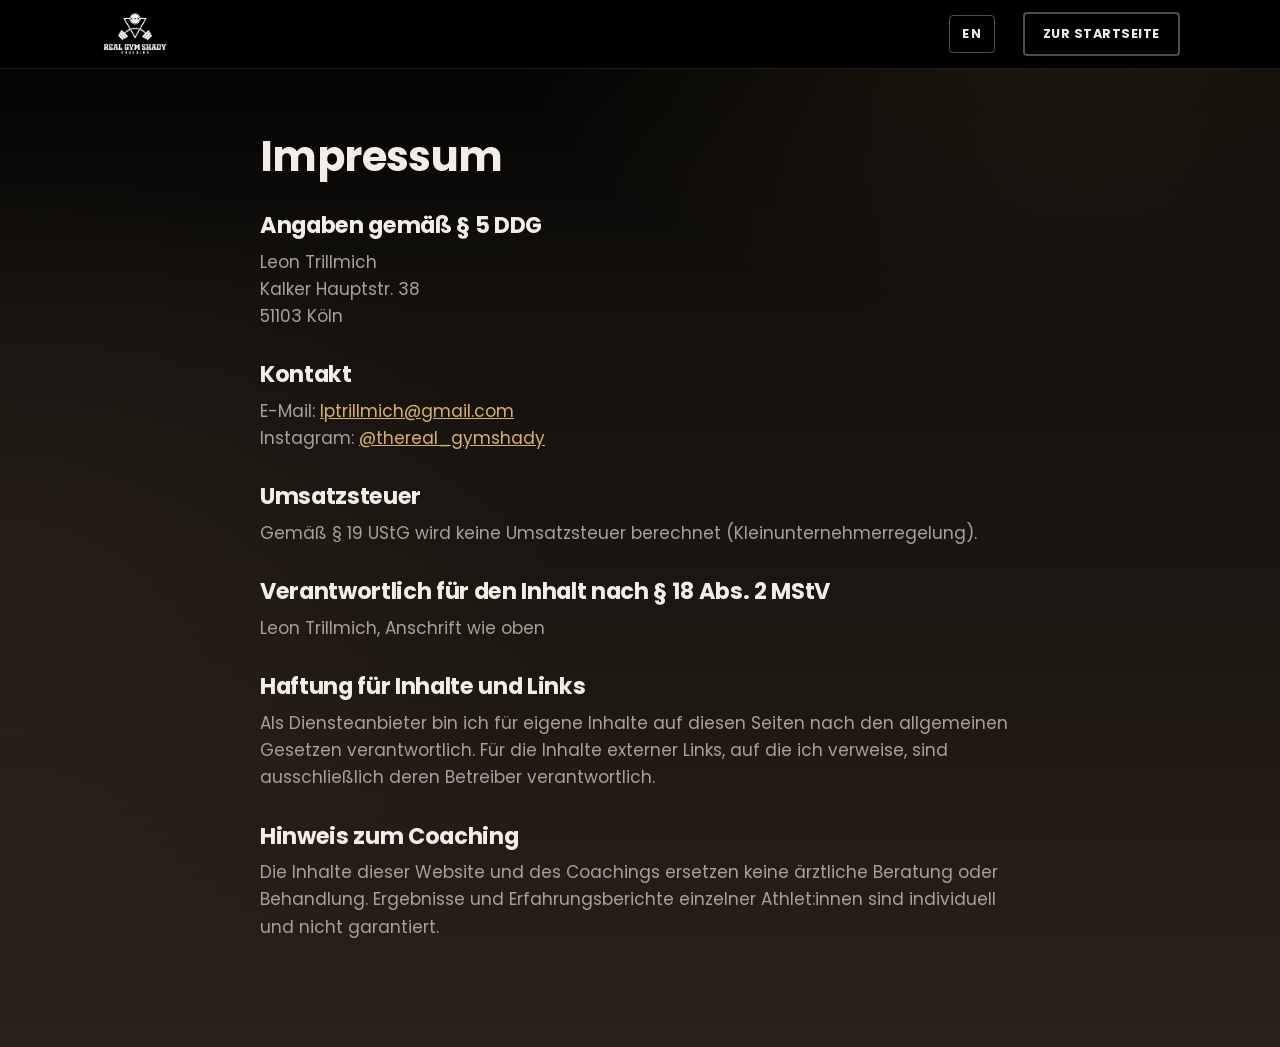
<file: impressum.html>
<!doctype html>
<html lang="de">
<head>
<meta charset="utf-8">
<meta name="viewport" content="width=device-width, initial-scale=1">
<title>Impressum – Real Gym Shady Coaching</title>
<meta name="robots" content="noindex">
<link rel="stylesheet" href="style.css">
</head>
<body>
<header class="site"><div class="wrap"><a href="index.html"><img class="logo" src="img/logo-light.png" alt="Real Gym Shady Coaching"></a><nav><ul><li class="keep"><button type="button" class="lang" aria-label="Switch to English">EN</button></li>
        <li class="keep"><a class="btn ghost" href="index.html">Zur Startseite</a></li></ul></nav></div></header>
<main class="wrap legal">
<h1>Impressum</h1>
<p class="note en-only">This page is available in German only.</p>
<h2>Angaben gemäß § 5 DDG</h2>
<p>Leon Trillmich<br>
Kalker Hauptstr. 38<br>
51103 Köln</p>

<h2>Kontakt</h2>
<p>E-Mail: <a href="mailto:lptrillmich@gmail.com">lptrillmich@gmail.com</a><br>
Instagram: <a href="https://www.instagram.com/thereal_gymshady/" rel="noopener">@thereal_gymshady</a></p>

<h2>Umsatzsteuer</h2>
<p>Gemäß § 19 UStG wird keine Umsatzsteuer berechnet (Kleinunternehmerregelung).</p>

<h2>Verantwortlich für den Inhalt nach § 18 Abs. 2 MStV</h2>
<p>Leon Trillmich, Anschrift wie oben</p>

<h2>Haftung für Inhalte und Links</h2>
<p>Als Diensteanbieter bin ich für eigene Inhalte auf diesen Seiten nach den allgemeinen Gesetzen verantwortlich. Für die Inhalte externer Links, auf die ich verweise, sind ausschließlich deren Betreiber verantwortlich.</p>

<h2>Hinweis zum Coaching</h2>
<p>Die Inhalte dieser Website und des Coachings ersetzen keine ärztliche Beratung oder Behandlung. Ergebnisse und Erfahrungsberichte einzelner Athlet:innen sind individuell und nicht garantiert.</p>
</main>
<script src="i18n.js"></script>
</body>
</html>
</file>
<file: style.css>
@font-face { font-family: "Poppins"; font-style: normal; font-weight: 400; font-display: swap; src: url("fonts/poppins-400.woff2") format("woff2"); }
@font-face { font-family: "Poppins"; font-style: normal; font-weight: 500; font-display: swap; src: url("fonts/poppins-500.woff2") format("woff2"); }
@font-face { font-family: "Poppins"; font-style: normal; font-weight: 600; font-display: swap; src: url("fonts/poppins-600.woff2") format("woff2"); }
@font-face { font-family: "Poppins"; font-style: normal; font-weight: 700; font-display: swap; src: url("fonts/poppins-700.woff2") format("woff2"); }

:root {
  --bg: #0b0b0b;
  --bg-soft: rgba(255,255,255,.035);
  --ink: #f2eee7;
  --ink-soft: #a8a198;
  --line: rgba(255,255,255,.11);
  --dark: #0b0b0b;
  --on-dark: #f2eee7;
  --on-dark-soft: #a8a198;
  --accent: #d9b26a;
  --accent-hi: #ecd097;
  --accent-ink: #17130d;
  --radius: 4px;
  --max: 1120px;
  --head: "Poppins", -apple-system, BlinkMacSystemFont, "Segoe UI", Roboto, Helvetica, Arial, sans-serif;
  --body: "Poppins", -apple-system, BlinkMacSystemFont, "Segoe UI", Roboto, Helvetica, Arial, sans-serif;
}

* { box-sizing: border-box; margin: 0; padding: 0; }
html { scroll-behavior: smooth; }
body { font-family: var(--body); color: var(--ink); background: #0b0b0b; background-image: radial-gradient(900px 520px at 85% 0, rgba(217,178,106,.13), transparent 65%), radial-gradient(800px 600px at 0 55%, rgba(217,178,106,.06), transparent 70%), linear-gradient(180deg, #000 0, #14110e 30%, #1d1712 62%, #2b2118 100%); line-height: 1.6; font-size: 17px; -webkit-font-smoothing: antialiased; }
img { max-width: 100%; display: block; }
a { color: inherit; }

.wrap { width: 100%; max-width: var(--max); margin: 0 auto; padding: 0 20px; }
section { padding: 88px 0; }
h1, h2, h3 { font-family: var(--head); letter-spacing: -.015em; line-height: 1.15; font-weight: 700; }
h2 { font-size: clamp(1.7rem, 4.4vw, 2.7rem); margin-bottom: 20px; }
h3 { font-size: 1.1rem; margin-bottom: 8px; }
.eyebrow { font-size: .78rem; letter-spacing: .18em; text-transform: uppercase; color: var(--accent); font-weight: 700; margin-bottom: 14px; display: block; }
.lead { font-size: 1.15rem; color: var(--ink-soft); max-width: 640px; }
.lead a, .note a { color: var(--accent); }

/* header */
header.site { position: sticky; top: 0; z-index: 50; background: #000; border-bottom: 1px solid var(--line); }
header.site .wrap { display: flex; align-items: center; justify-content: space-between; height: 68px; }
header.site img.logo { height: 46px; width: auto; }
nav ul { list-style: none; display: flex; gap: 28px; align-items: center; }
nav a { text-decoration: none; font-size: .9rem; font-weight: 600; letter-spacing: .03em; }
nav a:hover { color: var(--accent); }
nav a.btn:hover { color: var(--accent-ink); }
.btn { font-family: var(--body); font-weight: 600; display: inline-block; background: var(--accent); color: var(--accent-ink) !important; padding: 14px 26px; border-radius: var(--radius); text-decoration: none; font-weight: 700; font-size: .95rem; letter-spacing: .04em; text-transform: uppercase; transition: background .15s, transform .15s; border: 2px solid var(--accent); }
.btn:hover { background: var(--accent-hi); border-color: var(--accent-hi); transform: translateY(-1px); }
.btn.ghost { background: transparent; color: var(--ink) !important; border-color: rgba(255,255,255,.3); }
.btn.ghost:hover { background: var(--ink); color: #111 !important; border-color: var(--ink); }
.btn.on-dark { }
.btn.on-dark:hover { }
nav .btn { padding: 10px 18px; font-size: .8rem; }

/* hero */
.hero { background: transparent; color: var(--on-dark); padding: 0; overflow: hidden; }
.hero .wrap { display: grid; grid-template-columns: 1.1fr .9fr; gap: 48px; align-items: stretch; min-height: 640px; }
.hero-text { padding: 90px 0; display: flex; flex-direction: column; justify-content: center; }
.hero h1 { font-size: clamp(2.2rem, 5.6vw, 4rem); margin-bottom: 22px; }
.hero h1 span { color: var(--accent); }
.hero p { color: var(--on-dark-soft); font-size: 1.15rem; max-width: 520px; margin-bottom: 32px; }
.hero .cta-row { display: flex; gap: 14px; flex-wrap: wrap; }
.hero-photo { position: relative; }
.hero-photo img { position: absolute; inset: 0; width: 100%; height: 100%; object-fit: cover; object-position: 55% 40%; filter: grayscale(.15) contrast(1.05); }

/* stats */
.stats { background: var(--bg-soft); padding: 40px 0; border-bottom: 1px solid var(--line); }
.stats .wrap { display: grid; grid-template-columns: repeat(4, 1fr); gap: 24px; text-align: center; }
.stat b { font-family: var(--head); font-weight: 700; font-size: 2.2rem; display: block; line-height: 1.1; margin-bottom: 6px; }
.stat span { font-size: .82rem; letter-spacing: .1em; text-transform: uppercase; color: var(--ink-soft); }

/* two cols */
.cols { display: grid; grid-template-columns: repeat(2, 1fr); gap: 28px; margin-top: 40px; }
.card { border: 1px solid var(--line); border-radius: var(--radius); padding: 32px; background: rgba(255,255,255,.035); }
.card ul { list-style: none; margin-top: 14px; }
.card li { padding: 6px 0 6px 22px; position: relative; color: var(--ink-soft); }
.card li::before { content: ""; position: absolute; left: 0; top: 15px; width: 10px; height: 2px; background: var(--accent); }

/* features */
.features { display: grid; grid-template-columns: repeat(3, 1fr); gap: 0; margin-top: 44px; border-top: 1px solid var(--line); border-left: 1px solid var(--line); }
.feature { padding: 28px; border-right: 1px solid var(--line); border-bottom: 1px solid var(--line); }
.feature .n { font-family: var(--head); font-size: 1rem; color: var(--accent); letter-spacing: .1em; }
.feature p { color: var(--ink-soft); font-size: .98rem; }

/* steps */
.steps { background: rgba(0,0,0,.3); color: var(--on-dark); border-top: 1px solid var(--line); border-bottom: 1px solid var(--line); }
.steps .lead { color: var(--on-dark-soft); }
.step-list { display: grid; grid-template-columns: repeat(4, 1fr); gap: 24px; margin-top: 44px; counter-reset: s; }
.step { border-top: 2px solid rgba(255,255,255,.14); padding-top: 18px; counter-increment: s; }
.step::before { content: "0" counter(s); font-family: var(--head); color: var(--accent); font-size: 1.1rem; font-weight: 800; }
.step h3 { margin-top: 6px; }
.step p { color: var(--on-dark-soft); font-size: .95rem; }

/* testimonials */
.tgrid { display: grid; grid-template-columns: repeat(2, 1fr); gap: 28px; align-items: start; margin-top: 44px; }
.quote { padding: 30px; background: var(--bg-soft); border-radius: var(--radius); }
.quote p { font-size: 1.02rem; margin-bottom: 14px; }
.quote p.big { font-size: 1.15rem; font-weight: 600; line-height: 1.45; }
.quote cite { color: var(--accent); font-style: normal; font-size: .85rem; font-weight: 700; letter-spacing: .06em; text-transform: uppercase; }
.quote cite span { display: block; color: var(--ink-soft); font-weight: 500; text-transform: none; letter-spacing: 0; margin-top: 2px; }

/* about */
.about { background: var(--bg-soft); }
.about .wrap { display: grid; grid-template-columns: .85fr 1.15fr; gap: 64px; align-items: center; }
.about img { border-radius: var(--radius); aspect-ratio: 4/5; object-fit: cover; object-position: 50% 30%; width: 100%; align-self: start; position: sticky; top: 96px; }
.about p { margin-bottom: 16px; color: var(--ink-soft); }
.quals { list-style: none; margin: 24px 0 28px; }
.quals li { padding: 10px 0; border-bottom: 1px solid var(--line); font-weight: 600; font-size: .95rem; }
.quals li small { display: block; color: var(--ink-soft); font-weight: 400; }

/* results */
table { width: 100%; border-collapse: collapse; margin-top: 30px; font-size: .95rem; }
th, td { text-align: left; padding: 12px 10px; border-bottom: 1px solid var(--line); }
th { font-size: .75rem; text-transform: uppercase; letter-spacing: .1em; color: var(--ink-soft); }
td.num, th.num { text-align: right; font-variant-numeric: tabular-nums; }
tr.best td { font-weight: 800; }
.table-scroll { overflow-x: auto; }
.note { font-size: .85rem; color: var(--ink-soft); margin-top: 14px; }

/* pricing / faq */
.pricebox { border: 1px solid rgba(217,178,106,.45); background: rgba(255,255,255,.035); border-radius: var(--radius); padding: 40px; margin-top: 36px; display: grid; grid-template-columns: 1.3fr 1fr; gap: 40px; align-items: center; }
details { border-bottom: 1px solid var(--line); padding: 20px 0; }
summary { cursor: pointer; font-weight: 700; font-size: 1.05rem; list-style: none; display: flex; justify-content: space-between; gap: 16px; }
summary::after { content: "+"; font-size: 1.4rem; line-height: 1; color: var(--accent); }
details[open] summary::after { content: "–"; }
details p { margin-top: 12px; color: var(--ink-soft); max-width: 720px; }

/* cta */
.cta { background: rgba(0,0,0,.3); color: var(--on-dark); text-align: center; border-top: 1px solid var(--line); }
.cta p { color: var(--on-dark-soft); max-width: 560px; margin: 0 auto 32px; }
.cta .alt { margin-top: 22px; font-size: .95rem; }
.cta .alt a { color: var(--accent); }

footer { background: #000; color: var(--on-dark-soft); padding: 48px 0 32px; font-size: .9rem; }
footer .wrap { display: flex; justify-content: space-between; align-items: center; gap: 24px; flex-wrap: wrap; }
footer img { height: 70px; width: auto; }
footer a { color: var(--on-dark-soft); text-decoration: none; margin-left: 20px; }
footer a:hover { color: var(--accent); }

/* legal pages */
.legal { padding: 64px 0 96px; max-width: 760px; }
.legal h1 { font-size: 2.6rem; margin-bottom: 28px; }
.legal a { color: var(--accent); }
.legal h2 { font-size: 1.4rem; margin: 32px 0 10px; }
.legal p, .legal li { color: var(--ink-soft); margin-bottom: 10px; }
.legal ul { padding-left: 20px; }
.todo { background: #fff3cd; padding: 2px 6px; border-radius: 3px; color: #5c4400; }

@media (max-width: 860px) {
  .about img { position: static; }
  section { padding: 64px 0; }
  nav ul li:not(.keep) { display: none; }
  nav ul { gap: 12px; }
  .hero .wrap { grid-template-columns: 1fr; min-height: 0; gap: 0; }
  .hero-text { padding: 56px 0 40px; }
  .hero-photo { height: 420px; margin: 0 -20px; }
  .stats .wrap { grid-template-columns: repeat(2, 1fr); }
  .cols, .about .wrap, .pricebox { grid-template-columns: 1fr; }
  .features { grid-template-columns: 1fr; }
  .step-list { grid-template-columns: 1fr 1fr; }
  .tgrid { grid-template-columns: 1fr; }
  .about .wrap { gap: 32px; }
  .pricebox { padding: 28px; gap: 24px; }
  footer .wrap { flex-direction: column; text-align: center; }
  footer a { margin: 0 10px; }
}
@media (max-width: 520px) {
  .step-list { grid-template-columns: 1fr; }
  body { font-size: 16px; }
}

/* album strip + gallery */
.album-grid { display: grid; grid-template-columns: repeat(4, 1fr); gap: 10px; margin-top: 40px; }
.album-grid a { display: block; overflow: hidden; border-radius: var(--radius); background: var(--bg-soft); aspect-ratio: 3/4; }
.album-grid img { width: 100%; height: 100%; object-fit: cover; transition: transform .4s; }
.album-grid a:hover img { transform: scale(1.04); }
.album-more { margin-top: 32px; text-align: center; }
.gallery { columns: 4 240px; column-gap: 10px; margin-top: 36px; }
.gallery a { display: block; margin-bottom: 10px; break-inside: avoid; border-radius: var(--radius); overflow: hidden; background: var(--bg-soft); }
.gallery img { width: 100%; height: auto; transition: transform .4s; }
.gallery a:hover img { transform: scale(1.03); }
.page-head { padding: 64px 0 8px; }
.lb { position: fixed; inset: 0; background: rgba(0,0,0,.93); z-index: 100; display: none; align-items: center; justify-content: center; }
.lb.open { display: flex; }
.lb img { max-width: 92vw; max-height: 88vh; object-fit: contain; }
.lb button { position: absolute; background: none; border: 0; color: #fff; font-size: 2.4rem; cursor: pointer; padding: 16px; line-height: 1; opacity: .8; }
.lb button:hover { opacity: 1; }
.lb .x { top: 8px; right: 12px; } .lb .p { left: 6px; top: 50%; } .lb .n { right: 6px; top: 50%; }
@media (max-width: 860px) { .album-grid { grid-template-columns: repeat(2, 1fr); } .gallery { columns: 2 150px; } }

/* hero photo fade + language toggle */
.hero-photo::after { content: ""; position: absolute; inset: 0; background: linear-gradient(90deg, #0b0b0b 0, rgba(11,11,11,0) 28%), linear-gradient(0deg, rgba(20,17,14,.55) 0, rgba(20,17,14,0) 30%); pointer-events: none; }
button.lang { background: transparent; border: 1px solid rgba(255,255,255,.3); color: var(--ink); font: 700 .78rem var(--body); letter-spacing: .1em; padding: 9px 12px; border-radius: var(--radius); cursor: pointer; }
button.lang:hover { border-color: var(--accent); color: var(--accent); }
.en-only { display: none; }
html[lang="en"] .en-only { display: block; }
@media (max-width: 860px) { .hero-photo::after { background: linear-gradient(180deg, #0b0b0b 0, rgba(11,11,11,0) 22%); } }

/* pricing */
.prices { display: grid; grid-template-columns: repeat(2, 1fr); gap: 24px; margin-top: 36px; }
.price { border: 1px solid rgba(217,178,106,.45); border-radius: var(--radius); padding: 34px; background: rgba(255,255,255,.035); }
.price h3 { color: var(--accent); font-size: .85rem; letter-spacing: .12em; text-transform: uppercase; font-weight: 600; }
.price .amount { font-family: var(--head); font-size: 3rem; font-weight: 700; line-height: 1.1; margin: 8px 0 12px; }
.price .amount small { font: 500 .95rem var(--body); color: var(--ink-soft); margin-left: 8px; }
.price p { color: var(--ink-soft); }
@media (max-width: 860px) { .prices { grid-template-columns: 1fr; } }
@media (min-width: 861px) and (max-width: 1100px) { nav ul { gap: 16px; } nav a { font-size: .82rem; } }

.cta .cta-row { display: flex; gap: 14px; justify-content: center; flex-wrap: wrap; margin-top: 8px; }
</file>
